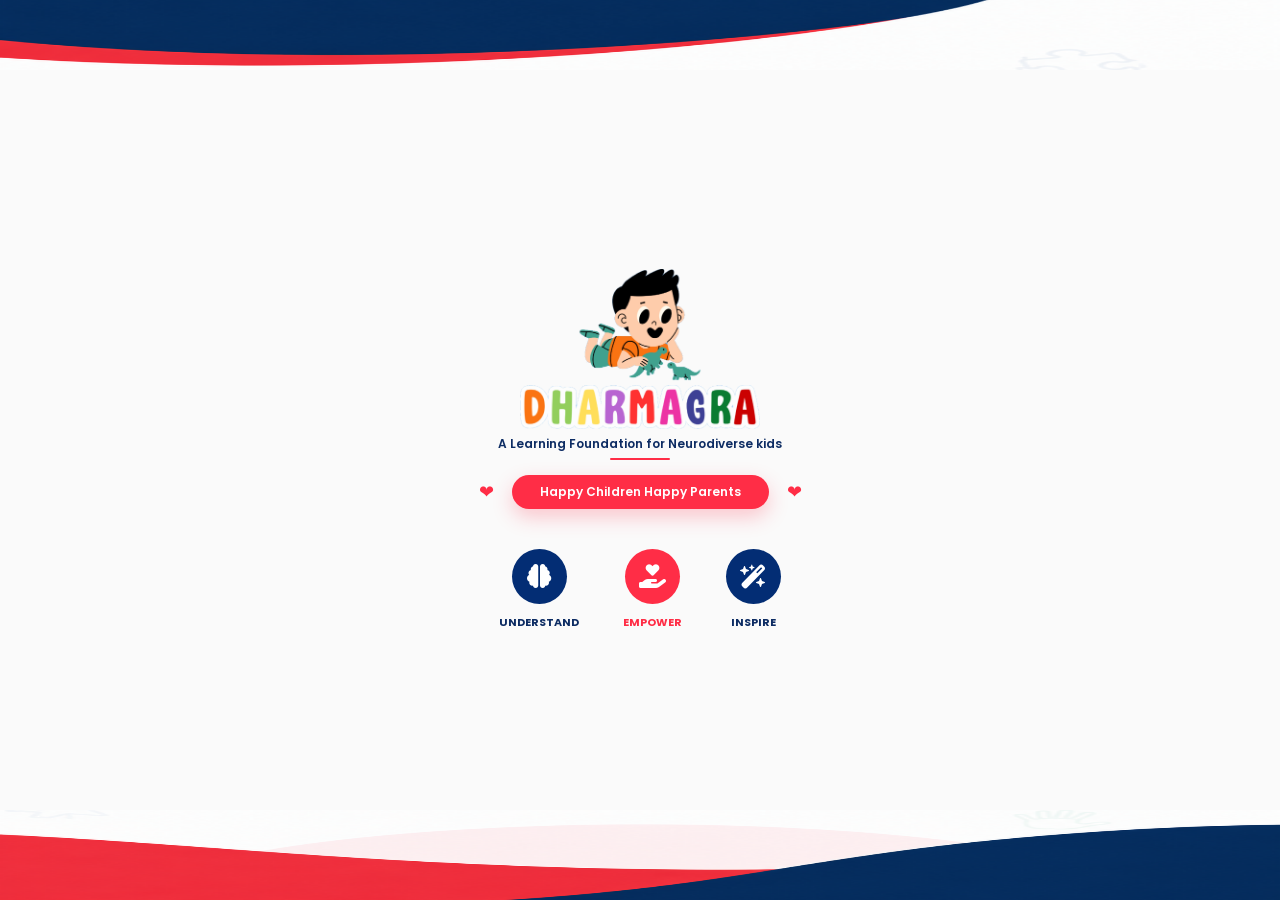
<file: index.html>
<!DOCTYPE html>
<html lang="en">
<head>
<meta charset="UTF-8">
<meta name="viewport" content="width=device-width, initial-scale=1.0">
<title>Dharmagra Splash</title>
<link rel="stylesheet" href="css/style.css">
<link rel="preconnect" href="https://fonts.googleapis.com">
<link href="https://fonts.googleapis.com/css2?family=Poppins:wght@400;600;700;800&display=swap" rel="stylesheet">
<link rel="stylesheet"
href="https://cdnjs.cloudflare.com/ajax/libs/font-awesome/6.5.1/css/all.min.css">
<meta http-equiv="refresh" content="5;url=starttest.html">
</head>
<body>

<div class="splash-screen">

    <!-- Top Shape -->
    <img src="image/top.png" class="top-shape" alt="">

    <!-- Background Pattern -->
    <div class="bg-pattern"></div>

    <!-- Center Logo -->
    <div class="logo-section" style="margin-top: 0;">
        <img src="image/logo.png" alt="Dharmagra Logo">
    </div>

    <!-- Tagline -->
    <p class="tagline">
        A Learning Foundation for Neurodiverse kids
    </p>

    <div class="small-line"></div>

    <!-- Happy Button -->
    <div class="happy-wrapper">

    <span class="heart">❤</span>

    <div class="happy-box">
        Happy Children Happy Parents
    </div>

    <span class="heart">❤</span>

</div>

    <!-- Features -->
    <div class="features">

        <div class="feature">
            <div class="icon"><i class="fas fa-brain"></i></div>
            <h4>UNDERSTAND</h4>
        </div>

        <div class="divider"></div>

        <div class="feature">
            <div class="icon red"><i class="fas fa-hand-holding-heart"></i></div>
            <h4 class="text-red">EMPOWER</h4>
        </div>

        <div class="divider"></div>

        <div class="feature">
            <div class="icon"><i class="fas fa-wand-magic-sparkles"></i></div>
            <h4>INSPIRE</h4>
        </div>

    </div>

    <!-- Bottom Text -->
    <!-- <h2 class="hope-text">
        INSPIRING HOPE,<br>
        THROUGH KINDNESS
    </h2>

    <div class="small-line"></div> -->

    <!-- Bottom Shape -->
    <img src="image/bottom.png" class="bottom-shape" alt="">

</div>
    




</body>
</html>
</file>
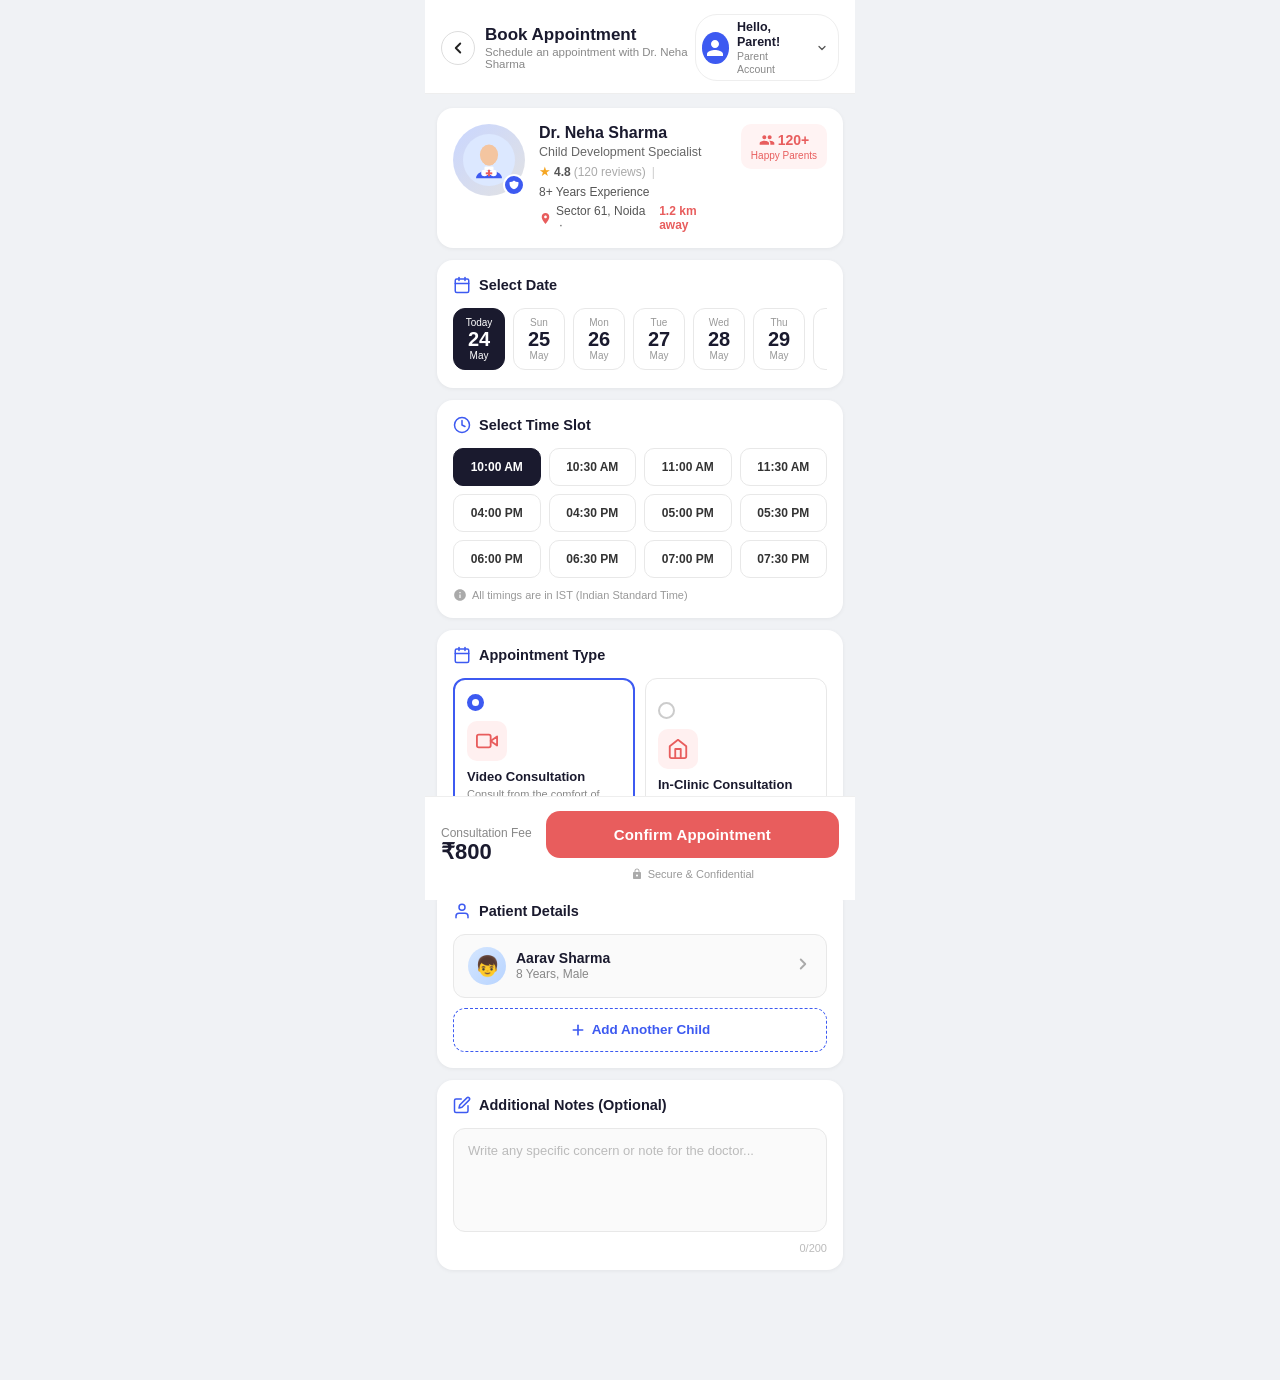
<file: calender.html>
<!DOCTYPE html>
<html lang="en">
<head>
<meta charset="UTF-8">
<meta name="viewport" content="width=device-width, initial-scale=1.0, maximum-scale=1.0">
<title>Book Appointment</title>
<style>
  * { margin: 0; padding: 0; box-sizing: border-box; -webkit-tap-highlight-color: transparent; }

  body {
    font-family: -apple-system, BlinkMacSystemFont, 'Segoe UI', Roboto, sans-serif;
    background: #f0f2f5;
    min-height: 100vh;
    display: flex;
    justify-content: center;
  }

  .screen {
    width: 100%;
    max-width: 430px;
    background: #f0f2f5;
    min-height: 100vh;
    position: relative;
  }

  /* ── TOP BAR ── */
  .topbar {
    background: #fff;
    padding: 14px 16px 12px;
    display: flex;
    align-items: center;
    justify-content: space-between;
    border-bottom: 1px solid #eee;
    position: sticky;
    top: 0;
    z-index: 100;
  }

  .topbar-left {
    display: flex;
    align-items: center;
    gap: 10px;
  }

  .back-btn {
    width: 34px;
    height: 34px;
    border-radius: 50%;
    border: 1.5px solid #ddd;
    background: #fff;
    display: flex;
    align-items: center;
    justify-content: center;
    cursor: pointer;
    flex-shrink: 0;
  }
  .back-btn svg { width: 18px; height: 18px; color: #222; }

  .topbar-title h1 {
    font-size: 17px;
    font-weight: 700;
    color: #1a1a2e;
    line-height: 1.2;
  }
  .topbar-title p {
    font-size: 11.5px;
    color: #888;
    margin-top: 1px;
  }

  .topbar-right {
    display: flex;
    align-items: center;
    gap: 8px;
    background: #fff;
    border: 1.5px solid #eee;
    border-radius: 22px;
    padding: 5px 10px 5px 6px;
    cursor: pointer;
  }
  .avatar-circle {
    width: 32px; height: 32px;
    border-radius: 50%;
    background: #3d5af1;
    display: flex; align-items: center; justify-content: center;
  }
  .avatar-circle svg { width: 20px; height: 20px; color: #fff; }
  .topbar-right-text { line-height: 1.2; }
  .topbar-right-text .hello { font-size: 12.5px; font-weight: 700; color: #1a1a2e; }
  .topbar-right-text .role { font-size: 10.5px; color: #888; }
  .chevron-down { color: #555; margin-left: 2px; }

  /* ── SCROLLABLE CONTENT ── */
  .content {
    padding: 14px 12px 110px;
    display: flex;
    flex-direction: column;
    gap: 12px;
  }

  /* ── DOCTOR CARD ── */
  .doctor-card {
    background: #fff;
    border-radius: 16px;
    padding: 16px;
    display: flex;
    align-items: flex-start;
    gap: 14px;
    box-shadow: 0 1px 4px rgba(0,0,0,.06);
  }
  .doctor-img-wrap {
    position: relative;
    flex-shrink: 0;
  }
  .doctor-img {
    width: 72px; height: 72px;
    border-radius: 50%;
    object-fit: cover;
    background: linear-gradient(135deg, #c9d6ff, #e2e2e2);
    display: flex; align-items: center; justify-content: center;
    overflow: hidden;
  }
  .doctor-img svg { width: 52px; height: 52px; color: #7a9fff; }
  .verified-badge {
    position: absolute;
    bottom: 0; right: 0;
    width: 22px; height: 22px;
    background: #3d5af1;
    border-radius: 50%;
    display: flex; align-items: center; justify-content: center;
    border: 2px solid #fff;
  }
  .verified-badge svg { width: 12px; height: 12px; color: #fff; }

  .doctor-info { flex: 1; }
  .doctor-info h2 { font-size: 16px; font-weight: 700; color: #1a1a2e; }
  .doctor-info .specialty { font-size: 12.5px; color: #666; margin-top: 3px; }
  .doctor-meta {
    display: flex; align-items: center; gap: 6px;
    margin-top: 5px;
    flex-wrap: wrap;
  }
  .stars { display: flex; align-items: center; gap: 3px; font-size: 12px; color: #555; }
  .star-icon { color: #f5a623; font-size: 13px; }
  .meta-dot { color: #ccc; font-size: 12px; }
  .experience { font-size: 12px; color: #555; }
  .location {
    display: flex; align-items: center; gap: 4px;
    margin-top: 5px; font-size: 12px; color: #555;
  }
  .location svg { width: 13px; height: 13px; color: #e85d5d; flex-shrink: 0; }
  .location .dist { color: #e85d5d; font-weight: 600; }

  .happy-badge {
    display: flex; flex-direction: column; align-items: center;
    background: #fff3f3;
    border-radius: 10px;
    padding: 8px 10px;
    gap: 2px;
    flex-shrink: 0;
    align-self: flex-start;
  }
  .happy-badge .icon-row { display: flex; align-items: center; gap: 3px; }
  .happy-badge svg { width: 16px; height: 16px; color: #e85d5d; }
  .happy-badge .count { font-size: 14px; font-weight: 800; color: #e85d5d; }
  .happy-badge .label { font-size: 10px; color: #e85d5d; font-weight: 500; text-align: center; }

  /* ── SECTION CARD ── */
  .section-card {
    background: #fff;
    border-radius: 16px;
    padding: 16px;
    box-shadow: 0 1px 4px rgba(0,0,0,.06);
  }
  .section-title {
    display: flex; align-items: center; gap: 8px;
    font-size: 14.5px; font-weight: 700; color: #1a1a2e;
    margin-bottom: 14px;
  }
  .section-title svg { width: 18px; height: 18px; color: #3d5af1; }

  /* ── DATE SELECTOR ── */
  .date-row {
    display: flex; gap: 8px; overflow-x: auto;
    padding-bottom: 2px;
    scrollbar-width: none;
  }
  .date-row::-webkit-scrollbar { display: none; }

  .date-btn {
    display: flex; flex-direction: column; align-items: center;
    border: 1.5px solid #e8e8e8;
    border-radius: 12px;
    padding: 8px 10px;
    min-width: 52px;
    cursor: pointer;
    background: #fff;
    transition: all .15s;
    flex-shrink: 0;
  }
  .date-btn .day-label { font-size: 10px; color: #999; font-weight: 500; }
  .date-btn .day-num { font-size: 20px; font-weight: 800; color: #1a1a2e; line-height: 1.1; }
  .date-btn .month { font-size: 10px; color: #999; font-weight: 500; }
  .date-btn.active {
    background: #1a1a2e;
    border-color: #1a1a2e;
  }
  .date-btn.active .day-label,
  .date-btn.active .day-num,
  .date-btn.active .month { color: #fff; }
  .date-btn:not(.active):hover { border-color: #3d5af1; }

  /* ── TIME SLOTS ── */
  .time-grid {
    display: grid;
    grid-template-columns: repeat(4, 1fr);
    gap: 8px;
  }
  .time-btn {
    border: 1.5px solid #e8e8e8;
    border-radius: 10px;
    padding: 11px 4px;
    font-size: 12px;
    font-weight: 600;
    color: #333;
    background: #fff;
    cursor: pointer;
    text-align: center;
    transition: all .15s;
  }
  .time-btn.active {
    background: #1a1a2e;
    border-color: #1a1a2e;
    color: #fff;
  }
  .time-btn:not(.active):hover { border-color: #3d5af1; color: #3d5af1; }

  .time-note {
    display: flex; align-items: center; gap: 5px;
    margin-top: 10px;
    font-size: 11px; color: #999;
  }
  .time-note svg { width: 14px; height: 14px; color: #aaa; flex-shrink: 0; }

  /* ── APPOINTMENT TYPE ── */
  .appt-type-row {
    display: grid;
    grid-template-columns: 1fr 1fr;
    gap: 10px;
  }
  .appt-type-btn {
    border: 1.5px solid #e8e8e8;
    border-radius: 12px;
    padding: 14px 12px;
    cursor: pointer;
    background: #fff;
    text-align: left;
    transition: border-color .15s;
    position: relative;
  }
  .appt-type-btn.active { border-color: #3d5af1; border-width: 2px; }
  .radio-dot {
    width: 17px; height: 17px;
    border-radius: 50%;
    border: 2px solid #ccc;
    margin-bottom: 10px;
    display: flex; align-items: center; justify-content: center;
  }
  .appt-type-btn.active .radio-dot {
    border-color: #3d5af1;
    background: #3d5af1;
  }
  .appt-type-btn.active .radio-dot::after {
    content: '';
    width: 7px; height: 7px;
    border-radius: 50%;
    background: #fff;
  }
  .appt-icon-wrap {
    width: 40px; height: 40px;
    border-radius: 10px;
    background: #fff0f0;
    display: flex; align-items: center; justify-content: center;
    margin-bottom: 8px;
  }
  .appt-icon-wrap svg { width: 22px; height: 22px; color: #e85d5d; }
  .appt-type-btn .type-name { font-size: 13px; font-weight: 700; color: #1a1a2e; }
  .appt-type-btn .type-desc { font-size: 11px; color: #888; margin-top: 3px; line-height: 1.4; }
  .appt-type-btn .type-price { font-size: 14px; font-weight: 800; color: #e85d5d; margin-top: 8px; }

  /* ── PATIENT DETAILS ── */
  .patient-row {
    display: flex; align-items: center; justify-content: space-between;
    border: 1.5px solid #e8e8e8;
    border-radius: 12px;
    padding: 12px 14px;
    cursor: pointer;
    background: #fafafa;
  }
  .patient-info { display: flex; align-items: center; gap: 10px; }
  .patient-avatar {
    width: 38px; height: 38px;
    border-radius: 50%;
    background: linear-gradient(135deg, #d4e6ff, #b8d4ff);
    display: flex; align-items: center; justify-content: center;
    font-size: 20px;
  }
  .patient-name { font-size: 14px; font-weight: 700; color: #1a1a2e; }
  .patient-age { font-size: 12px; color: #888; margin-top: 1px; }
  .chevron-right { color: #aaa; }
  .chevron-right svg { width: 18px; height: 18px; }

  .add-child-btn {
    display: flex; align-items: center; justify-content: center;
    gap: 6px;
    border: 1.5px dashed #3d5af1;
    border-radius: 12px;
    padding: 13px;
    background: transparent;
    color: #3d5af1;
    font-size: 13.5px;
    font-weight: 600;
    cursor: pointer;
    margin-top: 10px;
    width: 100%;
    transition: background .15s;
  }
  .add-child-btn:hover { background: #f0f3ff; }
  .add-child-btn svg { width: 16px; height: 16px; }

  /* ── NOTES ── */
  .notes-textarea {
    width: 100%;
    border: 1.5px solid #e8e8e8;
    border-radius: 12px;
    padding: 12px 14px;
    font-size: 13px;
    color: #333;
    resize: none;
    font-family: inherit;
    outline: none;
    background: #fafafa;
    line-height: 1.5;
    transition: border-color .15s;
  }
  .notes-textarea:focus { border-color: #3d5af1; background: #fff; }
  .notes-textarea::placeholder { color: #bbb; }
  .char-count { text-align: right; font-size: 11px; color: #bbb; margin-top: 6px; }

  /* ── STICKY FOOTER ── */
  .sticky-footer {
    position: fixed;
    bottom: 0; left: 50%;
    transform: translateX(-50%);
    width: 100%; max-width: 430px;
    background: #fff;
    padding: 14px 16px 20px;
    border-top: 1px solid #eee;
    display: flex; align-items: center; justify-content: space-between;
    gap: 14px;
    z-index: 100;
  }
  .fee-section .fee-label { font-size: 12px; color: #888; }
  .fee-section .fee-amount { font-size: 22px; font-weight: 800; color: #1a1a2e; line-height: 1.1; }

  .confirm-btn {
    flex: 1;
    background: #e85d5d;
    color: #fff;
    border: none;
    border-radius: 14px;
    padding: 15px 20px;
    font-size: 15px;
    font-weight: 700;
    cursor: pointer;
    transition: background .15s, transform .1s;
    letter-spacing: 0.2px;
  }
  .confirm-btn:hover { background: #d94f4f; }
  .confirm-btn:active { transform: scale(0.98); }

  .secure-line {
    display: flex; align-items: center; justify-content: center;
    gap: 5px;
    font-size: 11px; color: #999;
    margin-top: 6px;
  }
  .secure-line svg { width: 12px; height: 12px; color: #aaa; }
</style>
</head>
<body>
<div class="screen">

  <!-- TOP BAR -->
  <div class="topbar">
    <div class="topbar-left">
      <button class="back-btn" aria-label="Go back">
        <svg viewBox="0 0 24 24" fill="none" stroke="currentColor" stroke-width="2.5" stroke-linecap="round" stroke-linejoin="round">
          <polyline points="15 18 9 12 15 6"/>
        </svg>
      </button>
      <div class="topbar-title">
        <h1>Book Appointment</h1>
        <p>Schedule an appointment with Dr. Neha Sharma</p>
      </div>
    </div>
    <div class="topbar-right">
      <div class="avatar-circle">
        <svg viewBox="0 0 24 24" fill="currentColor"><path d="M12 12c2.7 0 4.8-2.1 4.8-4.8S14.7 2.4 12 2.4 7.2 4.5 7.2 7.2 9.3 12 12 12zm0 2.4c-3.2 0-9.6 1.6-9.6 4.8v2.4h19.2v-2.4c0-3.2-6.4-4.8-9.6-4.8z"/></svg>
      </div>
      <div class="topbar-right-text">
        <div class="hello">Hello, Parent!</div>
        <div class="role">Parent Account</div>
      </div>
      <svg class="chevron-down" viewBox="0 0 24 24" fill="none" stroke="currentColor" stroke-width="2.5" stroke-linecap="round" stroke-linejoin="round" width="14" height="14">
        <polyline points="6 9 12 15 18 9"/>
      </svg>
    </div>
  </div>

  <!-- MAIN CONTENT -->
  <div class="content">

    <!-- DOCTOR CARD -->
    <div class="doctor-card">
      <div class="doctor-img-wrap">
        <div class="doctor-img">
          <!-- Doctor illustration -->
          <svg viewBox="0 0 80 80" fill="none" xmlns="http://www.w3.org/2000/svg">
            <circle cx="40" cy="40" r="40" fill="#dce8ff"/>
            <ellipse cx="40" cy="32" rx="14" ry="16" fill="#f4c5a0"/>
            <path d="M20 68 C20 52 60 52 60 68" fill="#3d5af1"/>
            <path d="M32 44 C32 50 48 50 48 44" fill="#f4c5a0"/>
            <rect x="33" y="50" width="14" height="6" rx="2" fill="#fff"/>
            <circle cx="33" cy="60" r="5" fill="#fff"/>
            <circle cx="47" cy="60" r="5" fill="#fff"/>
            <rect x="37" y="57" width="6" height="6" fill="#fff"/>
            <rect x="38.5" y="55" width="3" height="10" fill="#e85d5d"/>
            <rect x="35" y="59" width="10" height="3" fill="#e85d5d"/>
          </svg>
        </div>
        <div class="verified-badge">
          <svg viewBox="0 0 24 24" fill="currentColor"><path d="M9 12l2 2 4-4m5.618-4.016A11.955 11.955 0 0112 2.944a11.955 11.955 0 01-8.618 3.04A12.02 12.02 0 003 9c0 5.591 3.824 10.29 9 11.622 5.176-1.332 9-6.03 9-11.622 0-1.042-.133-2.052-.382-3.016z"/></svg>
        </div>
      </div>

      <div class="doctor-info">
        <h2>Dr. Neha Sharma</h2>
        <div class="specialty">Child Development Specialist</div>
        <div class="doctor-meta">
          <span class="stars">
            <span class="star-icon">★</span>
            <strong>4.8</strong> <span style="color:#aaa">(120 reviews)</span>
          </span>
          <span class="meta-dot">|</span>
          <span class="experience">8+ Years Experience</span>
        </div>
        <div class="location">
          <svg viewBox="0 0 24 24" fill="currentColor"><path d="M12 2C8.13 2 5 5.13 5 9c0 5.25 7 13 7 13s7-7.75 7-13c0-3.87-3.13-7-7-7zm0 9.5c-1.38 0-2.5-1.12-2.5-2.5s1.12-2.5 2.5-2.5 2.5 1.12 2.5 2.5-1.12 2.5-2.5 2.5z"/></svg>
          Sector 61, Noida &nbsp;·&nbsp; <span class="dist">1.2 km away</span>
        </div>
      </div>

      <div class="happy-badge">
        <div class="icon-row">
          <svg viewBox="0 0 24 24" fill="currentColor"><path d="M16 11c1.66 0 2.99-1.34 2.99-3S17.66 5 16 5c-1.66 0-3 1.34-3 3s1.34 3 3 3zm-8 0c1.66 0 2.99-1.34 2.99-3S9.66 5 8 5C6.34 5 5 6.34 5 8s1.34 3 3 3zm0 2c-2.33 0-7 1.17-7 3.5V19h14v-2.5c0-2.33-4.67-3.5-7-3.5zm8 0c-.29 0-.62.02-.97.05 1.16.84 1.97 1.97 1.97 3.45V19h6v-2.5c0-2.33-4.67-3.5-7-3.5z"/></svg>
          <span class="count">120+</span>
        </div>
        <div class="label">Happy Parents</div>
      </div>
    </div>

    <!-- DATE SELECTOR -->
    <div class="section-card">
      <div class="section-title">
        <svg viewBox="0 0 24 24" fill="none" stroke="currentColor" stroke-width="2" stroke-linecap="round" stroke-linejoin="round">
          <rect x="3" y="4" width="18" height="18" rx="2" ry="2"/><line x1="16" y1="2" x2="16" y2="6"/><line x1="8" y1="2" x2="8" y2="6"/><line x1="3" y1="10" x2="21" y2="10"/>
        </svg>
        Select Date
      </div>
      <div class="date-row" id="dateRow">
        <!-- Generated by JS -->
      </div>
    </div>

    <!-- TIME SLOTS -->
    <div class="section-card">
      <div class="section-title">
        <svg viewBox="0 0 24 24" fill="none" stroke="currentColor" stroke-width="2" stroke-linecap="round" stroke-linejoin="round">
          <circle cx="12" cy="12" r="10"/><polyline points="12 6 12 12 16 14"/>
        </svg>
        Select Time Slot
      </div>
      <div class="time-grid" id="timeGrid">
        <!-- Generated by JS -->
      </div>
      <div class="time-note">
        <svg viewBox="0 0 24 24" fill="currentColor"><path d="M12 2C6.48 2 2 6.48 2 12s4.48 10 10 10 10-4.48 10-10S17.52 2 12 2zm1 15h-2v-6h2v6zm0-8h-2V7h2v2z"/></svg>
        All timings are in IST (Indian Standard Time)
      </div>
    </div>

    <!-- APPOINTMENT TYPE -->
    <div class="section-card">
      <div class="section-title">
        <svg viewBox="0 0 24 24" fill="none" stroke="currentColor" stroke-width="2" stroke-linecap="round" stroke-linejoin="round">
          <rect x="3" y="4" width="18" height="18" rx="2" ry="2"/><line x1="16" y1="2" x2="16" y2="6"/><line x1="8" y1="2" x2="8" y2="6"/><line x1="3" y1="10" x2="21" y2="10"/>
        </svg>
        Appointment Type
      </div>
      <div class="appt-type-row">
        <button class="appt-type-btn active" onclick="selectType(this, 800)" data-price="800">
          <div class="radio-dot"></div>
          <div class="appt-icon-wrap">
            <svg viewBox="0 0 24 24" fill="none" stroke="currentColor" stroke-width="2" stroke-linecap="round" stroke-linejoin="round">
              <polygon points="23 7 16 12 23 17 23 7"/><rect x="1" y="5" width="15" height="14" rx="2" ry="2"/>
            </svg>
          </div>
          <div class="type-name">Video Consultation</div>
          <div class="type-desc">Consult from the comfort of your home</div>
          <div class="type-price">₹800</div>
        </button>
        <button class="appt-type-btn" onclick="selectType(this, 1200)" data-price="1200">
          <div class="radio-dot"></div>
          <div class="appt-icon-wrap">
            <svg viewBox="0 0 24 24" fill="none" stroke="currentColor" stroke-width="2" stroke-linecap="round" stroke-linejoin="round">
              <path d="M3 9l9-7 9 7v11a2 2 0 0 1-2 2H5a2 2 0 0 1-2-2z"/><polyline points="9 22 9 12 15 12 15 22"/>
            </svg>
          </div>
          <div class="type-name">In-Clinic Consultation</div>
          <div class="type-desc">Visit doctor at clinic location</div>
          <div class="type-price">₹1,200</div>
        </button>
      </div>
    </div>

    <!-- PATIENT DETAILS -->
    <div class="section-card">
      <div class="section-title">
        <svg viewBox="0 0 24 24" fill="none" stroke="currentColor" stroke-width="2" stroke-linecap="round" stroke-linejoin="round">
          <path d="M20 21v-2a4 4 0 0 0-4-4H8a4 4 0 0 0-4 4v2"/><circle cx="12" cy="7" r="4"/>
        </svg>
        Patient Details
      </div>
      <div class="patient-row">
        <div class="patient-info">
          <div class="patient-avatar">👦</div>
          <div>
            <div class="patient-name">Aarav Sharma</div>
            <div class="patient-age">8 Years, Male</div>
          </div>
        </div>
        <div class="chevron-right">
          <svg viewBox="0 0 24 24" fill="none" stroke="currentColor" stroke-width="2.5" stroke-linecap="round" stroke-linejoin="round">
            <polyline points="9 18 15 12 9 6"/>
          </svg>
        </div>
      </div>
      <button class="add-child-btn">
        <svg viewBox="0 0 24 24" fill="none" stroke="currentColor" stroke-width="2.5" stroke-linecap="round" stroke-linejoin="round">
          <line x1="12" y1="5" x2="12" y2="19"/><line x1="5" y1="12" x2="19" y2="12"/>
        </svg>
        Add Another Child
      </button>
    </div>

    <!-- ADDITIONAL NOTES -->
    <div class="section-card">
      <div class="section-title">
        <svg viewBox="0 0 24 24" fill="none" stroke="currentColor" stroke-width="2" stroke-linecap="round" stroke-linejoin="round">
          <path d="M11 4H4a2 2 0 0 0-2 2v14a2 2 0 0 0 2 2h14a2 2 0 0 0 2-2v-7"/><path d="M18.5 2.5a2.121 2.121 0 0 1 3 3L12 15l-4 1 1-4 9.5-9.5z"/>
        </svg>
        Additional Notes (Optional)
      </div>
      <textarea class="notes-textarea" rows="4" maxlength="200" placeholder="Write any specific concern or note for the doctor..." id="notesArea" oninput="updateChar()"></textarea>
      <div class="char-count"><span id="charCount">0</span>/200</div>
    </div>

  </div><!-- /content -->

  <!-- STICKY FOOTER -->
  <div class="sticky-footer">
    <div class="fee-section">
      <div class="fee-label">Consultation Fee</div>
      <div class="fee-amount" id="feeAmount">₹800</div>
    </div>
    <div style="flex:1; display:flex; flex-direction:column; align-items:stretch; gap:4px;">
      <button class="confirm-btn">Confirm Appointment</button>
      <div class="secure-line">
        <svg viewBox="0 0 24 24" fill="currentColor"><path d="M18 8h-1V6c0-2.76-2.24-5-5-5S7 3.24 7 6v2H6c-1.1 0-2 .9-2 2v10c0 1.1.9 2 2 2h12c1.1 0 2-.9 2-2V10c0-1.1-.9-2-2-2zm-6 9c-1.1 0-2-.9-2-2s.9-2 2-2 2 .9 2 2-.9 2-2 2zm3.1-9H8.9V6c0-1.71 1.39-3.1 3.1-3.1 1.71 0 3.1 1.39 3.1 3.1v2z"/></svg>
        Secure &amp; Confidential
      </div>
    </div>
  </div>

</div><!-- /screen -->

<script>
  // ── DATE GENERATION ──
  const days = ['Sun','Mon','Tue','Wed','Thu','Fri','Sat'];
  const months = ['Jan','Feb','Mar','Apr','May','Jun','Jul','Aug','Sep','Oct','Nov','Dec'];
  const dateRow = document.getElementById('dateRow');

  const base = new Date(2025, 4, 24); // May 24, 2025 (Today in image)
  const labels = ['Today', 'Sun', 'Mon', 'Tue', 'Wed', 'Thu', 'Fri'];
  const dateNums = [24, 25, 26, 27, 28, 29, 30];

  labels.forEach((label, i) => {
    const d = document.createElement('button');
    d.className = 'date-btn' + (i === 0 ? ' active' : '');
    d.innerHTML = `<span class="day-label">${label}</span><span class="day-num">${dateNums[i]}</span><span class="month">May</span>`;
    d.onclick = () => {
      document.querySelectorAll('.date-btn').forEach(b => b.classList.remove('active'));
      d.classList.add('active');
    };
    dateRow.appendChild(d);
  });

  // ── TIME SLOTS ──
  const times = ['10:00 AM','10:30 AM','11:00 AM','11:30 AM','04:00 PM','04:30 PM','05:00 PM','05:30 PM','06:00 PM','06:30 PM','07:00 PM','07:30 PM'];
  const timeGrid = document.getElementById('timeGrid');

  times.forEach((t, i) => {
    const btn = document.createElement('button');
    btn.className = 'time-btn' + (i === 0 ? ' active' : '');
    btn.textContent = t;
    btn.onclick = () => {
      document.querySelectorAll('.time-btn').forEach(b => b.classList.remove('active'));
      btn.classList.add('active');
    };
    timeGrid.appendChild(btn);
  });

  // ── APPOINTMENT TYPE ──
  function selectType(el, price) {
    document.querySelectorAll('.appt-type-btn').forEach(b => b.classList.remove('active'));
    el.classList.add('active');
    document.getElementById('feeAmount').textContent = '₹' + price.toLocaleString('en-IN');
  }

  // ── NOTES CHAR COUNT ──
  function updateChar() {
    document.getElementById('charCount').textContent = document.getElementById('notesArea').value.length;
  }
</script>
</body>
</html>
</file>
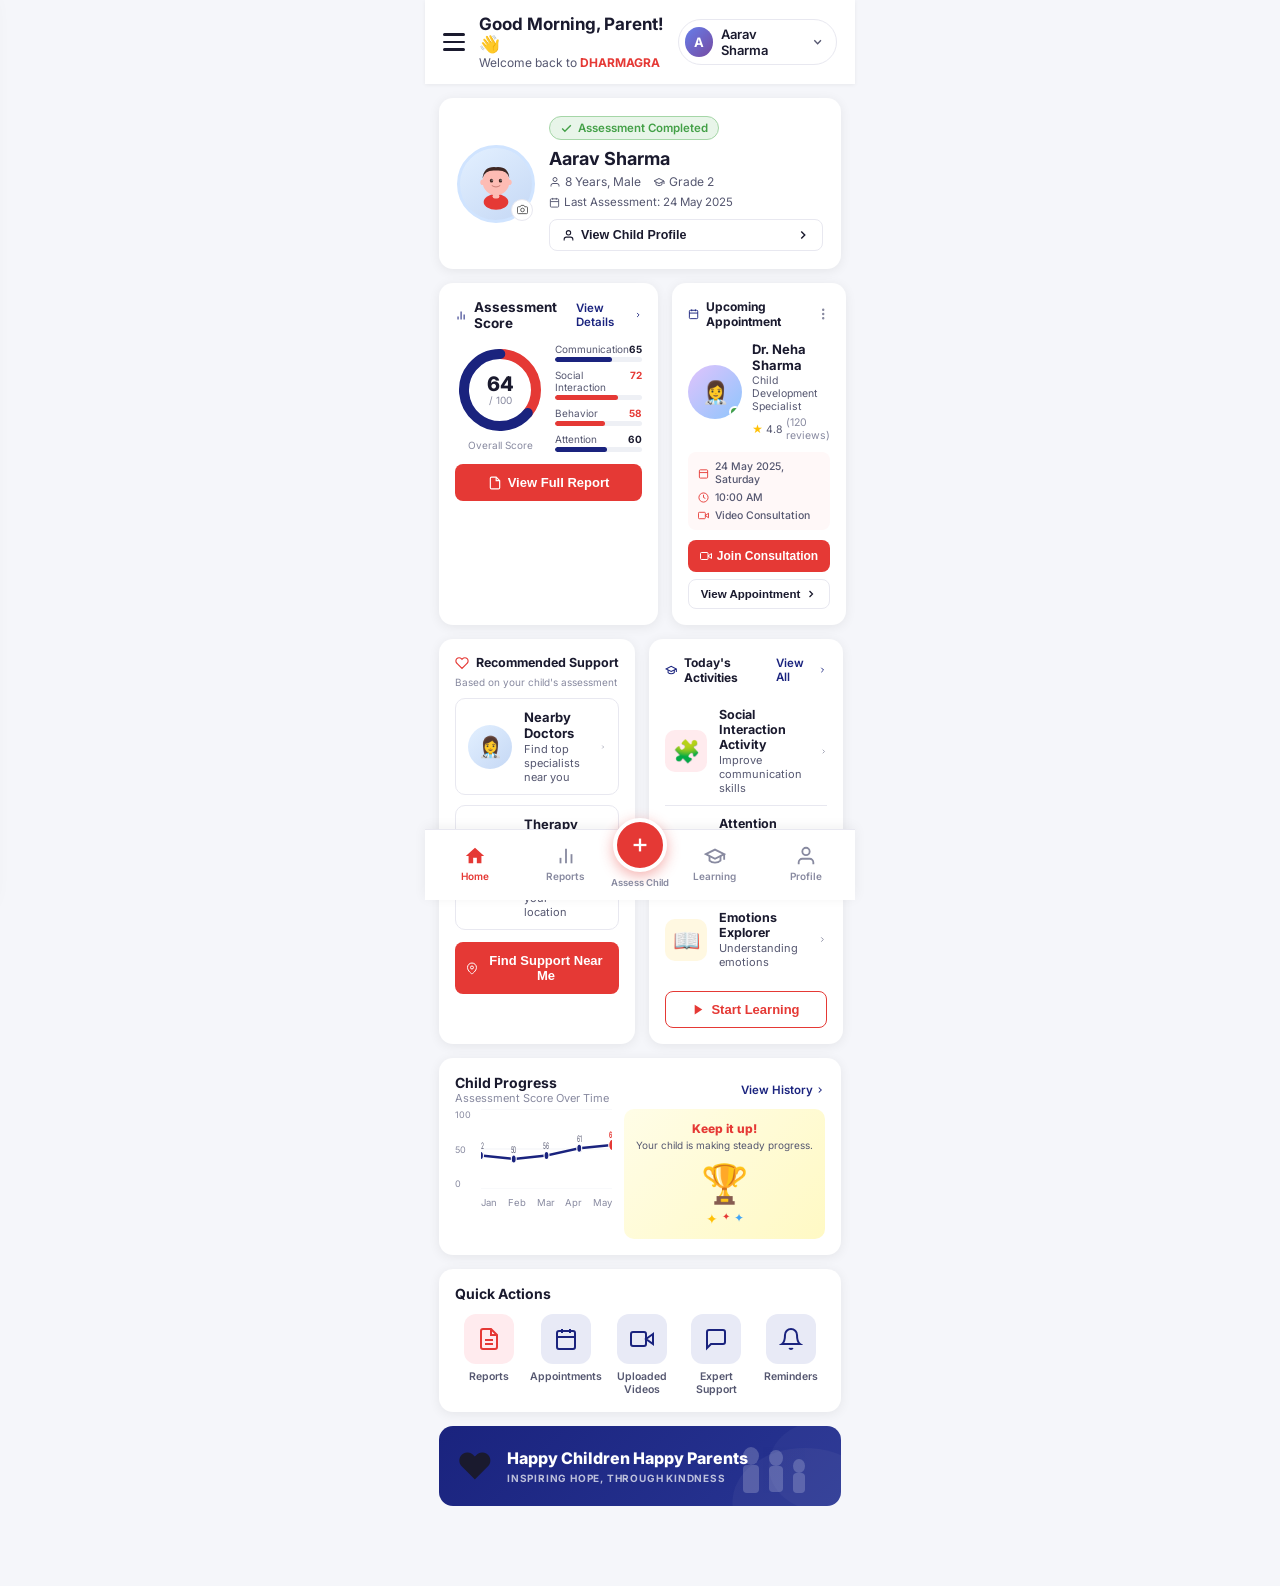
<file: dashboard.html>
<!DOCTYPE html>
<html lang="en">
<head>
<meta charset="UTF-8">
<meta name="viewport" content="width=device-width, initial-scale=1.0">
<title>Dharmagra - Parent Dashboard</title>
<link href="https://fonts.googleapis.com/css2?family=Inter:wght@400;500;600;700;800&display=swap" rel="stylesheet">
<style>
  * { margin: 0; padding: 0; box-sizing: border-box; }

  :root {
    --red: #E53935;
    --red-light: #FFEBEE;
    --navy: #1A237E;
    --navy-mid: #283593;
    --blue-light: #E8EAF6;
    --gold: #FFC107;
    --green: #43A047;
    --text-dark: #1A1A2E;
    --text-mid: #555770;
    --text-light: #888AA0;
    --bg: #F5F6FA;
    --white: #ffffff;
    --border: #E8E8F0;
    --shadow: 0 2px 12px rgba(0,0,0,0.07);
    --radius: 14px;
    --radius-sm: 10px;
  }

  body {
    font-family: 'Inter', sans-serif;
    background: var(--bg);
    color: var(--text-dark);
    max-width: 430px;
    margin: 0 auto;
    min-height: 100vh;
    padding-bottom: 80px;
    position: relative;
  }

  /* ── TOP NAV ── */
  .topnav {
    background: var(--white);
    padding: 14px 18px;
    display: flex;
    align-items: center;
    justify-content: space-between;
    position: sticky;
    top: 0;
    z-index: 100;
    box-shadow: 0 1px 4px rgba(0,0,0,0.06);
  }
  .topnav-left { display: flex; align-items: center; gap: 14px; }
  .hamburger { display: flex; flex-direction: column; gap: 5px; cursor: pointer; }
  .hamburger span { display: block; width: 22px; height: 2.5px; background: var(--text-dark); border-radius: 2px; }
  .topnav-title h2 { font-size: 17px; font-weight: 700; color: var(--text-dark); }
  .topnav-title p { font-size: 12px; color: var(--text-mid); margin-top: 1px; }
  .topnav-title p span { color: var(--red); font-weight: 700; }
  .topnav-user {
    display: flex; align-items: center; gap: 8px;
    border: 1.5px solid var(--border); border-radius: 24px;
    padding: 6px 12px 6px 6px; cursor: pointer;
  }
  .user-avatar {
    width: 30px; height: 30px; border-radius: 50%;
    background: linear-gradient(135deg, #667eea, #764ba2);
    display: flex; align-items: center; justify-content: center;
    color: white; font-size: 13px; font-weight: 700;
  }
  .topnav-user span { font-size: 13px; font-weight: 600; color: var(--text-dark); }
  .topnav-user svg { color: var(--text-mid); }

  /* ── CONTENT ── */
  .content { padding: 14px 14px 0; display: flex; flex-direction: column; gap: 14px; }

  /* ── CHILD CARD ── */
  .child-card {
    background: var(--white);
    border-radius: var(--radius);
    padding: 18px;
    box-shadow: var(--shadow);
    display: flex;
    align-items: center;
    gap: 14px;
  }
  .child-avatar-wrap { position: relative; flex-shrink: 0; }
  .child-avatar {
    width: 78px; height: 78px; border-radius: 50%;
    background: linear-gradient(145deg, #e3f0ff, #c5d8f5);
    display: flex; align-items: center; justify-content: center;
    overflow: hidden; border: 3px solid #d0e4ff;
  }
  .child-avatar svg { width: 56px; height: 56px; }
  .cam-icon {
    position: absolute; bottom: 2px; right: 2px;
    width: 22px; height: 22px; border-radius: 50%;
    background: var(--white); border: 1.5px solid var(--border);
    display: flex; align-items: center; justify-content: center;
    cursor: pointer;
  }
  .child-info { flex: 1; min-width: 0; }
  .child-info h3 { font-size: 18px; font-weight: 700; color: var(--text-dark); margin-bottom: 5px; }
  .child-meta { display: flex; gap: 12px; flex-wrap: wrap; margin-bottom: 6px; }
  .meta-item { display: flex; align-items: center; gap: 4px; font-size: 12px; color: var(--text-mid); }
  .child-date { font-size: 11.5px; color: var(--text-mid); margin-bottom: 10px; display: flex; align-items: center; gap: 4px; }
  .badge-completed {
    display: inline-flex; align-items: center; gap: 5px;
    background: #E8F5E9; border: 1.5px solid #A5D6A7;
    border-radius: 20px; padding: 4px 10px;
    font-size: 11.5px; font-weight: 600; color: var(--green);
    margin-bottom: 8px;
  }
  .btn-view-profile {
    display: flex; align-items: center; justify-content: space-between;
    border: 1.5px solid var(--border); border-radius: 8px;
    padding: 8px 12px; font-size: 12.5px; font-weight: 600;
    color: var(--text-dark); cursor: pointer; background: var(--white);
    width: 100%; text-decoration: none;
  }

  /* ── GRID 2 ── */
  .grid2 { display: grid; grid-template-columns: 1fr 1fr; gap: 14px; }

  /* ── CARDS ── */
  .card {
    background: var(--white);
    border-radius: var(--radius);
    padding: 16px;
    box-shadow: var(--shadow);
  }
  .card-header {
    display: flex; align-items: center; justify-content: space-between;
    margin-bottom: 12px;
  }
  .card-title {
    display: flex; align-items: center; gap: 7px;
    font-size: 13.5px; font-weight: 700; color: var(--text-dark);
  }
  .card-link { font-size: 11.5px; color: var(--navy); font-weight: 600; text-decoration: none; display: flex; align-items: center; gap: 2px; }

  /* ── SCORE CARD ── */
  .score-card { grid-column: 1; }
  .score-inner { display: flex; align-items: center; gap: 10px; }
  .donut-wrap { position: relative; width: 90px; height: 90px; flex-shrink: 0; }
  .donut-wrap svg { width: 90px; height: 90px; transform: rotate(-90deg); }
  .donut-center {
    position: absolute; top: 50%; left: 50%;
    transform: translate(-50%, -50%);
    text-align: center;
  }
  .donut-center .score-num { font-size: 20px; font-weight: 800; color: var(--text-dark); line-height: 1; }
  .donut-center .score-den { font-size: 10px; color: var(--text-light); }
  .score-label { font-size: 10px; color: var(--text-light); text-align: center; margin-top: 4px; }
  .score-bars { flex: 1; display: flex; flex-direction: column; gap: 7px; }
  .score-bar-item { display: flex; flex-direction: column; gap: 2px; }
  .score-bar-label { display: flex; justify-content: space-between; font-size: 10px; color: var(--text-mid); }
  .score-bar-label span:last-child { font-weight: 700; color: var(--text-dark); }
  .bar-track { height: 5px; border-radius: 3px; background: #EEF0F5; overflow: hidden; }
  .bar-fill { height: 100%; border-radius: 3px; background: var(--navy); }
  .bar-fill.red { background: var(--red); }
  .btn-red {
    width: 100%; margin-top: 12px;
    background: var(--red); color: white;
    border: none; border-radius: 8px; padding: 11px;
    font-size: 13px; font-weight: 700; cursor: pointer;
    display: flex; align-items: center; justify-content: center; gap: 6px;
  }

  /* ── APPOINTMENT CARD ── */
  .appt-card { grid-column: 2; }
  .doc-info { display: flex; gap: 10px; align-items: center; margin-bottom: 10px; }
  .doc-avatar {
    width: 54px; height: 54px; border-radius: 50%; overflow: hidden;
    background: linear-gradient(135deg, #e0c3fc, #8ec5fc);
    display: flex; align-items: center; justify-content: center;
    font-size: 22px; flex-shrink: 0; position: relative;
  }
  .doc-online {
    position: absolute; bottom: 1px; right: 1px;
    width: 12px; height: 12px; border-radius: 50%;
    background: var(--green); border: 2px solid white;
  }
  .doc-name { font-size: 13px; font-weight: 700; color: var(--text-dark); }
  .doc-spec { font-size: 10.5px; color: var(--text-mid); margin-top: 1px; }
  .doc-rating { display: flex; align-items: center; gap: 3px; font-size: 10.5px; color: var(--text-mid); margin-top: 3px; }
  .doc-rating span { color: var(--gold); }
  .appt-detail-box {
    background: #FFF8F8; border-radius: 8px; padding: 8px 10px;
    display: flex; flex-direction: column; gap: 5px; margin-bottom: 10px;
  }
  .appt-row { display: flex; align-items: center; gap: 6px; font-size: 10.5px; color: var(--text-mid); font-weight: 500; }
  .appt-row svg { flex-shrink: 0; }
  .btn-join {
    width: 100%; background: var(--red); color: white;
    border: none; border-radius: 8px; padding: 9px;
    font-size: 12px; font-weight: 700; cursor: pointer;
    display: flex; align-items: center; justify-content: center; gap: 5px;
    margin-bottom: 7px;
  }
  .btn-outline {
    width: 100%; background: transparent; color: var(--text-dark);
    border: 1.5px solid var(--border); border-radius: 8px; padding: 8px;
    font-size: 11.5px; font-weight: 600; cursor: pointer;
    display: flex; align-items: center; justify-content: center; gap: 5px;
  }

  /* ── FULL-WIDTH CARDS ── */
  .full-card { background: var(--white); border-radius: var(--radius); box-shadow: var(--shadow); overflow: hidden; }
  .full-card-body { padding: 16px; }

  /* ── SUPPORT CARD ── */
  .support-grid { display: flex; flex-direction: column; gap: 10px; margin-bottom: 12px; }
  .support-item {
    display: flex; align-items: center; gap: 12px;
    border: 1.5px solid var(--border); border-radius: 10px; padding: 10px 12px;
    cursor: pointer;
  }
  .support-icon {
    width: 44px; height: 44px; border-radius: 50%; overflow: hidden;
    background: linear-gradient(135deg, #e3f0ff, #c5d8f5);
    display: flex; align-items: center; justify-content: center;
    font-size: 20px; flex-shrink: 0;
  }
  .support-text h4 { font-size: 13px; font-weight: 700; color: var(--text-dark); }
  .support-text p { font-size: 11px; color: var(--text-mid); margin-top: 1px; }
  .chevron { margin-left: auto; color: var(--text-light); }

  /* ── ACTIVITIES ── */
  .activities-list { display: flex; flex-direction: column; gap: 0; }
  .activity-item {
    display: flex; align-items: center; gap: 12px;
    padding: 10px 0; border-bottom: 1px solid var(--border);
    cursor: pointer;
  }
  .activity-item:last-child { border-bottom: none; }
  .activity-icon {
    width: 42px; height: 42px; border-radius: 10px;
    display: flex; align-items: center; justify-content: center;
    font-size: 22px; flex-shrink: 0;
  }
  .act-red { background: #FFEBEE; }
  .act-blue { background: #E3F2FD; }
  .act-orange { background: #FFF8E1; }
  .activity-text h4 { font-size: 12.5px; font-weight: 700; color: var(--text-dark); }
  .activity-text p { font-size: 11px; color: var(--text-mid); margin-top: 1px; }
  .btn-start {
    width: 100%; margin-top: 12px;
    background: transparent; color: var(--red);
    border: 1.5px solid var(--red); border-radius: 8px; padding: 10px;
    font-size: 13px; font-weight: 700; cursor: pointer;
    display: flex; align-items: center; justify-content: center; gap: 6px;
  }

  /* ── PROGRESS CARD ── */
  .progress-outer { display: grid; grid-template-columns: 1fr auto; gap: 12px; align-items: start; }
  .progress-chart { }
  .chart-area { position: relative; height: 90px; margin: 10px 0 4px; }
  .chart-labels-y { display: flex; flex-direction: column; justify-content: space-between; height: 90px; position: absolute; left: 0; top: 0; }
  .chart-labels-y span { font-size: 9px; color: var(--text-light); }
  .chart-svg-wrap { margin-left: 22px; }
  .chart-months { display: flex; justify-content: space-between; margin-left: 22px; }
  .chart-months span { font-size: 9.5px; color: var(--text-light); }
  .progress-trophy {
    background: linear-gradient(135deg, #FFFDE7, #FFF9C4);
    border-radius: 10px; padding: 12px; text-align: center;
    min-width: 100px;
  }
  .trophy-title { font-size: 12px; font-weight: 800; color: var(--red); margin-bottom: 2px; }
  .trophy-sub { font-size: 10px; color: var(--text-mid); line-height: 1.4; }
  .trophy-emoji { font-size: 40px; margin-top: 8px; }

  /* ── QUICK ACTIONS ── */
  .quick-actions { background: var(--white); border-radius: var(--radius); padding: 16px; box-shadow: var(--shadow); }
  .qa-title { font-size: 14px; font-weight: 700; color: var(--text-dark); margin-bottom: 12px; }
  .qa-grid { display: flex; justify-content: space-between; gap: 6px; }
  .qa-item { display: flex; flex-direction: column; align-items: center; gap: 6px; flex: 1; cursor: pointer; }
  .qa-icon {
    width: 50px; height: 50px; border-radius: 12px;
    display: flex; align-items: center; justify-content: center;
    background: var(--blue-light);
  }
  .qa-icon.red-bg { background: #FFEBEE; }
  .qa-item span { font-size: 10.5px; font-weight: 600; color: var(--text-mid); text-align: center; }

  /* ── FOOTER BANNER ── */
  .footer-banner {
    background: linear-gradient(135deg, var(--navy), var(--navy-mid));
    border-radius: var(--radius);
    padding: 18px;
    display: flex; align-items: center; gap: 14px;
    position: relative; overflow: hidden;
  }
  .footer-banner::after {
    content: '';
    position: absolute; right: 0; top: 0; bottom: 0; width: 45%;
    background: url("data:image/svg+xml,%3Csvg xmlns='http://www.w3.org/2000/svg' viewBox='0 0 200 120'%3E%3Cellipse cx='160' cy='100' rx='80' ry='60' fill='rgba(255,255,255,0.04)'/%3E%3Cellipse cx='180' cy='60' rx='60' ry='50' fill='rgba(255,255,255,0.03)'/%3E%3C/svg%3E") no-repeat center;
    background-size: cover;
    pointer-events: none;
  }
  .banner-icon { font-size: 38px; flex-shrink: 0; }
  .banner-text h3 { font-size: 16px; font-weight: 800; color: white; }
  .banner-text p { font-size: 10.5px; color: rgba(255,255,255,0.7); font-weight: 600; letter-spacing: 0.5px; text-transform: uppercase; margin-top: 3px; }
  /* silhouettes */
  .banner-silhouette {
    position: absolute; right: 14px; bottom: 0;
    display: flex; align-items: flex-end; gap: 3px;
    opacity: 0.25;
  }

  /* ── BOTTOM NAV ── */
  .bottom-nav {
    position: fixed; bottom: 0; left: 50%; transform: translateX(-50%);
    width: 100%; max-width: 430px;
    background: var(--white);
    border-top: 1px solid var(--border);
    display: flex; align-items: center; justify-content: space-around;
    padding: 8px 4px 12px;
    z-index: 200;
    box-shadow: 0 -2px 12px rgba(0,0,0,0.06);
  }
  .nav-item { display: flex; flex-direction: column; align-items: center; gap: 3px; cursor: pointer; flex: 1; }
  .nav-item span { font-size: 10px; font-weight: 600; color: var(--text-light); }
  .nav-item.active span { color: var(--red); }
  .nav-item svg { color: var(--text-light); }
  .nav-item.active svg { color: var(--red); }
  .nav-fab {
    width: 54px; height: 54px; border-radius: 50%;
    background: var(--red); border: 4px solid var(--white);
    display: flex; align-items: center; justify-content: center;
    box-shadow: 0 4px 14px rgba(229,57,53,0.4);
    margin-top: -20px; cursor: pointer; flex-shrink: 0;
  }

  /* ── ICONS (inline SVG helpers) ── */
  .icon { display: inline-flex; }

  /* ── OVERLAY ── */
  .overlay {
    display: none;
    position: fixed; inset: 0;
    background: rgba(0,0,0,0.45);
    z-index: 400;
    backdrop-filter: blur(2px);
    -webkit-backdrop-filter: blur(2px);
    opacity: 0;
    transition: opacity 0.28s ease;
  }
  .overlay.show { display: block; }
  .overlay.visible { opacity: 1; }

  /* ── LEFT SIDEBAR ── */
  .sidebar {
    position: fixed; top: 0; left: -310px; bottom: 0;
    width: 290px;
    background: var(--white);
    z-index: 500;
    box-shadow: 4px 0 24px rgba(0,0,0,0.12);
    transition: left 0.3s cubic-bezier(0.4,0,0.2,1);
    display: flex; flex-direction: column;
    overflow: hidden;
  }
  .sidebar.open { left: 0; }

  .sidebar-header {
    background: linear-gradient(135deg, var(--navy), var(--navy-mid));
    padding: 48px 20px 24px;
    position: relative;
  }
  .sidebar-close {
    position: absolute; top: 16px; right: 16px;
    width: 32px; height: 32px; border-radius: 50%;
    background: rgba(255,255,255,0.15);
    border: none; cursor: pointer;
    display: flex; align-items: center; justify-content: center;
    transition: background 0.2s;
  }
  .sidebar-close:hover { background: rgba(255,255,255,0.25); }
  .sidebar-user-avatar {
    width: 64px; height: 64px; border-radius: 50%;
    background: linear-gradient(135deg, #667eea, #764ba2);
    display: flex; align-items: center; justify-content: center;
    color: white; font-size: 26px; font-weight: 800;
    border: 3px solid rgba(255,255,255,0.3);
    margin-bottom: 12px;
  }
  .sidebar-header h3 { font-size: 17px; font-weight: 700; color: white; }
  .sidebar-header p { font-size: 12px; color: rgba(255,255,255,0.7); margin-top: 2px; }
  .sidebar-badge {
    display: inline-flex; align-items: center; gap: 4px;
    background: rgba(255,255,255,0.15); border-radius: 12px;
    padding: 3px 10px; font-size: 10.5px; color: rgba(255,255,255,0.9);
    margin-top: 8px; font-weight: 600;
  }

  .sidebar-nav { flex: 1; overflow-y: auto; padding: 12px 0; }
  .sidebar-section-label {
    font-size: 10px; font-weight: 700; color: var(--text-light);
    letter-spacing: 1px; text-transform: uppercase;
    padding: 12px 20px 4px;
  }
  .sidebar-item {
    display: flex; align-items: center; gap: 14px;
    padding: 13px 20px; cursor: pointer;
    transition: background 0.15s;
    position: relative;
  }
  .sidebar-item:hover { background: var(--bg); }
  .sidebar-item.active { background: #EEF0FB; }
  .sidebar-item.active::before {
    content: '';
    position: absolute; left: 0; top: 6px; bottom: 6px;
    width: 4px; border-radius: 0 4px 4px 0;
    background: var(--navy);
  }
  .sidebar-item-icon {
    width: 38px; height: 38px; border-radius: 10px;
    display: flex; align-items: center; justify-content: center;
    background: var(--blue-light); flex-shrink: 0;
  }
  .sidebar-item.active .sidebar-item-icon { background: var(--navy); }
  .sidebar-item.active .sidebar-item-icon svg { stroke: white !important; }
  .sidebar-item-text { flex: 1; }
  .sidebar-item-text h4 { font-size: 13.5px; font-weight: 600; color: var(--text-dark); }
  .sidebar-item.active .sidebar-item-text h4 { color: var(--navy); font-weight: 700; }
  .sidebar-item-text p { font-size: 10.5px; color: var(--text-light); margin-top: 1px; }
  .sidebar-badge-count {
    background: var(--red); color: white;
    font-size: 10px; font-weight: 700;
    border-radius: 10px; padding: 2px 7px;
  }
  .sidebar-divider { height: 1px; background: var(--border); margin: 8px 20px; }

  .sidebar-footer {
    padding: 16px 20px;
    border-top: 1px solid var(--border);
  }
  .sidebar-logout {
    display: flex; align-items: center; gap: 12px;
    padding: 12px 16px; border-radius: 10px;
    cursor: pointer; background: #FFF3F3;
    border: 1.5px solid #FFCDD2;
    transition: background 0.15s;
  }
  .sidebar-logout:hover { background: #FFEBEE; }
  .sidebar-logout span { font-size: 13px; font-weight: 600; color: var(--red); }

  /* ── PROFILE DROPDOWN ── */
  .profile-dropdown-wrap { position: relative; }
  .profile-dropdown {
    display: none;
    position: absolute; top: calc(100% + 10px); right: 0;
    width: 230px;
    background: var(--white);
    border-radius: 14px;
    box-shadow: 0 8px 32px rgba(0,0,0,0.14);
    border: 1px solid var(--border);
    overflow: hidden;
    z-index: 600;
    transform: translateY(-6px);
    opacity: 0;
    transition: transform 0.2s ease, opacity 0.2s ease;
  }
  .profile-dropdown.show { display: block; }
  .profile-dropdown.visible { transform: translateY(0); opacity: 1; }

  .pd-header {
    background: linear-gradient(135deg, var(--navy), var(--navy-mid));
    padding: 16px;
    display: flex; align-items: center; gap: 12px;
  }
  .pd-avatar {
    width: 44px; height: 44px; border-radius: 50%;
    background: linear-gradient(135deg, #667eea, #764ba2);
    display: flex; align-items: center; justify-content: center;
    color: white; font-size: 18px; font-weight: 800;
    border: 2px solid rgba(255,255,255,0.3); flex-shrink: 0;
  }
  .pd-name { font-size: 13px; font-weight: 700; color: white; }
  .pd-email { font-size: 10.5px; color: rgba(255,255,255,0.7); margin-top: 1px; }

  .pd-item {
    display: flex; align-items: center; gap: 12px;
    padding: 12px 16px; cursor: pointer;
    transition: background 0.15s; border: none;
    background: transparent; width: 100%;
  }
  .pd-item:hover { background: var(--bg); }
  .pd-item-icon {
    width: 32px; height: 32px; border-radius: 8px;
    background: var(--blue-light);
    display: flex; align-items: center; justify-content: center;
    flex-shrink: 0;
  }
  .pd-item span { font-size: 13px; font-weight: 500; color: var(--text-dark); }
  .pd-divider { height: 1px; background: var(--border); margin: 2px 0; }
  .pd-item.danger .pd-item-icon { background: #FFEBEE; }
  .pd-item.danger span { color: var(--red); }

  /* hamburger animation */
  .hamburger.active span:nth-child(1) { transform: translateY(7.5px) rotate(45deg); }
  .hamburger.active span:nth-child(2) { opacity: 0; transform: scaleX(0); }
  .hamburger.active span:nth-child(3) { transform: translateY(-7.5px) rotate(-45deg); }
  .hamburger span { transition: transform 0.25s ease, opacity 0.2s ease; transform-origin: center; }

  /* chevron rotate on dropdown open */
  .topnav-user svg { transition: transform 0.2s ease; }
  .topnav-user.open svg { transform: rotate(180deg); }
</style>
</head>
<body>

<!-- OVERLAY -->
<div class="overlay" id="overlay"></div>

<!-- LEFT SIDEBAR -->
<aside class="sidebar" id="sidebar">
  <div class="sidebar-header">
    <button class="sidebar-close" id="sidebarClose">
      <svg width="16" height="16" viewBox="0 0 24 24" fill="none" stroke="white" stroke-width="2.5"><line x1="18" y1="6" x2="6" y2="18"/><line x1="6" y1="6" x2="18" y2="18"/></svg>
    </button>
    <div class="sidebar-user-avatar">A</div>
    <h3>Aarav Sharma</h3>
    <p>parent@dharmagra.com</p>
    <div class="sidebar-badge">
      <svg width="10" height="10" viewBox="0 0 24 24" fill="none" stroke="currentColor" stroke-width="2"><polyline points="20 6 9 17 4 12"/></svg>
      Premium Member
    </div>
  </div>

  <nav class="sidebar-nav">
    <div class="sidebar-section-label">Main Menu</div>

    <div class="sidebar-item active">
      <div class="sidebar-item-icon">
        <svg width="18" height="18" viewBox="0 0 24 24" fill="none" stroke="var(--navy)" stroke-width="2"><path d="M10 20v-6h4v6h5v-8h3L12 3 2 12h3v8z"/></svg>
      </div>
      <div class="sidebar-item-text"><h4>Home</h4><p>Dashboard overview</p></div>
    </div>

    <div class="sidebar-item">
      <div class="sidebar-item-icon">
        <svg width="18" height="18" viewBox="0 0 24 24" fill="none" stroke="var(--navy)" stroke-width="2"><path d="M20 21v-2a4 4 0 0 0-4-4H8a4 4 0 0 0-4 4v2"/><circle cx="12" cy="7" r="4"/></svg>
      </div>
      <div class="sidebar-item-text"><h4>Child Profile</h4><p>Manage your child's info</p></div>
      <svg width="14" height="14" viewBox="0 0 24 24" fill="none" stroke="var(--text-light)" stroke-width="2.5"><polyline points="9 18 15 12 9 6"/></svg>
    </div>

    <div class="sidebar-item">
      <div class="sidebar-item-icon">
        <svg width="18" height="18" viewBox="0 0 24 24" fill="none" stroke="var(--navy)" stroke-width="2"><line x1="18" y1="20" x2="18" y2="10"/><line x1="12" y1="20" x2="12" y2="4"/><line x1="6" y1="20" x2="6" y2="14"/></svg>
      </div>
      <div class="sidebar-item-text"><h4>Reports</h4><p>Assessment history</p></div>
      <span class="sidebar-badge-count">3</span>
    </div>

    <div class="sidebar-item">
      <div class="sidebar-item-icon">
        <svg width="18" height="18" viewBox="0 0 24 24" fill="none" stroke="var(--navy)" stroke-width="2"><rect x="3" y="4" width="18" height="18" rx="2"/><line x1="16" y1="2" x2="16" y2="6"/><line x1="8" y1="2" x2="8" y2="6"/><line x1="3" y1="10" x2="21" y2="10"/></svg>
      </div>
      <div class="sidebar-item-text"><h4>Appointments</h4><p>Upcoming & past</p></div>
      <svg width="14" height="14" viewBox="0 0 24 24" fill="none" stroke="var(--text-light)" stroke-width="2.5"><polyline points="9 18 15 12 9 6"/></svg>
    </div>

    <div class="sidebar-item">
      <div class="sidebar-item-icon">
        <svg width="18" height="18" viewBox="0 0 24 24" fill="none" stroke="var(--navy)" stroke-width="2"><path d="M22 10v6M2 10l10-5 10 5-10 5z"/><path d="M6 12v5c3 3 9 3 12 0v-5"/></svg>
      </div>
      <div class="sidebar-item-text"><h4>Learning</h4><p>Activities & games</p></div>
      <svg width="14" height="14" viewBox="0 0 24 24" fill="none" stroke="var(--text-light)" stroke-width="2.5"><polyline points="9 18 15 12 9 6"/></svg>
    </div>

    <div class="sidebar-item">
      <div class="sidebar-item-icon">
        <svg width="18" height="18" viewBox="0 0 24 24" fill="none" stroke="var(--navy)" stroke-width="2"><polygon points="23 7 16 12 23 17 23 7"/><rect x="1" y="5" width="15" height="14" rx="2"/></svg>
      </div>
      <div class="sidebar-item-text"><h4>Uploaded Videos</h4><p>Your recordings</p></div>
      <svg width="14" height="14" viewBox="0 0 24 24" fill="none" stroke="var(--text-light)" stroke-width="2.5"><polyline points="9 18 15 12 9 6"/></svg>
    </div>

    <div class="sidebar-divider"></div>
    <div class="sidebar-section-label">Support</div>

    <div class="sidebar-item">
      <div class="sidebar-item-icon">
        <svg width="18" height="18" viewBox="0 0 24 24" fill="none" stroke="var(--navy)" stroke-width="2"><path d="M21 15a2 2 0 0 1-2 2H7l-4 4V5a2 2 0 0 1 2-2h14a2 2 0 0 1 2 2z"/></svg>
      </div>
      <div class="sidebar-item-text"><h4>Expert Support</h4><p>Chat with specialists</p></div>
      <svg width="14" height="14" viewBox="0 0 24 24" fill="none" stroke="var(--text-light)" stroke-width="2.5"><polyline points="9 18 15 12 9 6"/></svg>
    </div>

    <div class="sidebar-item">
      <div class="sidebar-item-icon">
        <svg width="18" height="18" viewBox="0 0 24 24" fill="none" stroke="var(--navy)" stroke-width="2"><circle cx="12" cy="12" r="3"/><path d="M19.07 4.93a10 10 0 0 1 0 14.14M15.54 8.46a5 5 0 0 1 0 7.07"/></svg>
      </div>
      <div class="sidebar-item-text"><h4>Nearby Doctors</h4><p>Find specialists near you</p></div>
      <svg width="14" height="14" viewBox="0 0 24 24" fill="none" stroke="var(--text-light)" stroke-width="2.5"><polyline points="9 18 15 12 9 6"/></svg>
    </div>

    <div class="sidebar-item">
      <div class="sidebar-item-icon">
        <svg width="18" height="18" viewBox="0 0 24 24" fill="none" stroke="var(--navy)" stroke-width="2"><path d="M18 8A6 6 0 0 0 6 8c0 7-3 9-3 9h18s-3-2-3-9"/><path d="M13.73 21a2 2 0 0 1-3.46 0"/></svg>
      </div>
      <div class="sidebar-item-text"><h4>Reminders</h4><p>Notifications & alerts</p></div>
      <span class="sidebar-badge-count">2</span>
    </div>

    <div class="sidebar-divider"></div>
    <div class="sidebar-section-label">Account</div>

    <div class="sidebar-item">
      <div class="sidebar-item-icon">
        <svg width="18" height="18" viewBox="0 0 24 24" fill="none" stroke="var(--navy)" stroke-width="2"><circle cx="12" cy="8" r="4"/><path d="M20 21a8 8 0 1 0-16 0"/></svg>
      </div>
      <div class="sidebar-item-text"><h4>My Profile</h4><p>Account settings</p></div>
      <svg width="14" height="14" viewBox="0 0 24 24" fill="none" stroke="var(--text-light)" stroke-width="2.5"><polyline points="9 18 15 12 9 6"/></svg>
    </div>

    <div class="sidebar-item">
      <div class="sidebar-item-icon">
        <svg width="18" height="18" viewBox="0 0 24 24" fill="none" stroke="var(--navy)" stroke-width="2"><circle cx="12" cy="12" r="3"/><path d="M19.4 15a1.65 1.65 0 0 0 .33 1.82l.06.06a2 2 0 0 1-2.83 2.83l-.06-.06a1.65 1.65 0 0 0-1.82-.33 1.65 1.65 0 0 0-1 1.51V21a2 2 0 0 1-4 0v-.09A1.65 1.65 0 0 0 9 19.4a1.65 1.65 0 0 0-1.82.33l-.06.06a2 2 0 0 1-2.83-2.83l.06-.06A1.65 1.65 0 0 0 4.68 15a1.65 1.65 0 0 0-1.51-1H3a2 2 0 0 1 0-4h.09A1.65 1.65 0 0 0 4.6 9a1.65 1.65 0 0 0-.33-1.82l-.06-.06a2 2 0 0 1 2.83-2.83l.06.06A1.65 1.65 0 0 0 9 4.68a1.65 1.65 0 0 0 1-1.51V3a2 2 0 0 1 4 0v.09a1.65 1.65 0 0 0 1 1.51 1.65 1.65 0 0 0 1.82-.33l.06-.06a2 2 0 0 1 2.83 2.83l-.06.06A1.65 1.65 0 0 0 19.4 9a1.65 1.65 0 0 0 1.51 1H21a2 2 0 0 1 0 4h-.09a1.65 1.65 0 0 0-1.51 1z"/></svg>
      </div>
      <div class="sidebar-item-text"><h4>Settings</h4><p>App preferences</p></div>
      <svg width="14" height="14" viewBox="0 0 24 24" fill="none" stroke="var(--text-light)" stroke-width="2.5"><polyline points="9 18 15 12 9 6"/></svg>
    </div>
  </nav>

  <div class="sidebar-footer">
    <div class="sidebar-logout" id="sidebarLogout">
      <svg width="18" height="18" viewBox="0 0 24 24" fill="none" stroke="var(--red)" stroke-width="2"><path d="M9 21H5a2 2 0 0 1-2-2V5a2 2 0 0 1 2-2h4"/><polyline points="16 17 21 12 16 7"/><line x1="21" y1="12" x2="9" y2="12"/></svg>
      <span>Log Out</span>
    </div>
  </div>
</aside>

<!-- TOP NAV -->
<nav class="topnav">
  <div class="topnav-left">
    <div class="hamburger" id="hamburger">
      <span></span><span></span><span></span>
    </div>
    <div class="topnav-title">
      <h2>Good Morning, Parent! 👋</h2>
      <p>Welcome back to <span>DHARMAGRA</span></p>
    </div>
  </div>
  <div class="profile-dropdown-wrap">
    <div class="topnav-user" id="profileBtn">
      <div class="user-avatar">A</div>
      <span>Aarav Sharma</span>
      <svg width="14" height="14" viewBox="0 0 24 24" fill="none" stroke="currentColor" stroke-width="2.5"><polyline points="6 9 12 15 18 9"/></svg>
    </div>
    <!-- PROFILE DROPDOWN -->
    <div class="profile-dropdown" id="profileDropdown">
      <div class="pd-header">
        <div class="pd-avatar">A</div>
        <div>
          <div class="pd-name">Aarav Sharma</div>
          <div class="pd-email">parent@dharmagra.com</div>
        </div>
      </div>
      <button class="pd-item">
        <div class="pd-item-icon"><svg width="15" height="15" viewBox="0 0 24 24" fill="none" stroke="var(--navy)" stroke-width="2"><circle cx="12" cy="8" r="4"/><path d="M20 21a8 8 0 1 0-16 0"/></svg></div>
        <span>My Profile</span>
      </button>
      <button class="pd-item">
        <div class="pd-item-icon"><svg width="15" height="15" viewBox="0 0 24 24" fill="none" stroke="var(--navy)" stroke-width="2"><path d="M20 21v-2a4 4 0 0 0-4-4H8a4 4 0 0 0-4 4v2"/><circle cx="12" cy="7" r="4"/></svg></div>
        <span>Child Profile</span>
      </button>
      <button class="pd-item">
        <div class="pd-item-icon"><svg width="15" height="15" viewBox="0 0 24 24" fill="none" stroke="var(--navy)" stroke-width="2"><rect x="3" y="4" width="18" height="18" rx="2"/><line x1="16" y1="2" x2="16" y2="6"/><line x1="8" y1="2" x2="8" y2="6"/><line x1="3" y1="10" x2="21" y2="10"/></svg></div>
        <span>Appointments</span>
      </button>
      <button class="pd-item">
        <div class="pd-item-icon"><svg width="15" height="15" viewBox="0 0 24 24" fill="none" stroke="var(--navy)" stroke-width="2"><circle cx="12" cy="12" r="3"/><path d="M19.4 15a1.65 1.65 0 0 0 .33 1.82l.06.06a2 2 0 0 1-2.83 2.83l-.06-.06a1.65 1.65 0 0 0-1.82-.33 1.65 1.65 0 0 0-1 1.51V21a2 2 0 0 1-4 0v-.09A1.65 1.65 0 0 0 9 19.4a1.65 1.65 0 0 0-1.82.33l-.06.06a2 2 0 0 1-2.83-2.83l.06-.06A1.65 1.65 0 0 0 4.68 15a1.65 1.65 0 0 0-1.51-1H3a2 2 0 0 1 0-4h.09A1.65 1.65 0 0 0 4.6 9a1.65 1.65 0 0 0-.33-1.82l-.06-.06a2 2 0 0 1 2.83-2.83l.06.06A1.65 1.65 0 0 0 9 4.68a1.65 1.65 0 0 0 1-1.51V3a2 2 0 0 1 4 0v.09a1.65 1.65 0 0 0 1 1.51 1.65 1.65 0 0 0 1.82-.33l.06-.06a2 2 0 0 1 2.83 2.83l-.06.06A1.65 1.65 0 0 0 19.4 9a1.65 1.65 0 0 0 1.51 1H21a2 2 0 0 1 0 4h-.09a1.65 1.65 0 0 0-1.51 1z"/></svg></div>
        <span>Settings</span>
      </button>
      <div class="pd-divider"></div>
      <button class="pd-item danger">
        <div class="pd-item-icon"><svg width="15" height="15" viewBox="0 0 24 24" fill="none" stroke="var(--red)" stroke-width="2"><path d="M9 21H5a2 2 0 0 1-2-2V5a2 2 0 0 1 2-2h4"/><polyline points="16 17 21 12 16 7"/><line x1="21" y1="12" x2="9" y2="12"/></svg></div>
        <span>Log Out</span>
      </button>
    </div>
  </div>
</nav>

<div class="content">

  <!-- CHILD CARD -->
  <div class="child-card">
    <div class="child-avatar-wrap">
      <div class="child-avatar">
        <!-- Child avatar SVG -->
        <svg viewBox="0 0 100 100" xmlns="http://www.w3.org/2000/svg">
          <!-- body -->
          <ellipse cx="50" cy="82" rx="22" ry="14" fill="#E53935"/>
          <!-- head -->
          <circle cx="50" cy="46" r="24" fill="#FDBCB4"/>
          <!-- hair -->
          <path d="M26 40 Q28 18 50 20 Q72 18 74 40 Q70 24 50 26 Q30 24 26 40Z" fill="#3E2723"/>
          <!-- eyes -->
          <ellipse cx="42" cy="44" rx="3" ry="3.5" fill="#3E2723"/>
          <ellipse cx="58" cy="44" rx="3" ry="3.5" fill="#3E2723"/>
          <circle cx="43" cy="43" r="1" fill="white"/>
          <circle cx="59" cy="43" r="1" fill="white"/>
          <!-- smile -->
          <path d="M43 53 Q50 58 57 53" stroke="#C0706A" stroke-width="1.5" fill="none" stroke-linecap="round"/>
          <!-- ears -->
          <ellipse cx="26" cy="47" rx="4" ry="5" fill="#FDBCB4"/>
          <ellipse cx="74" cy="47" rx="4" ry="5" fill="#FDBCB4"/>
          <!-- neck -->
          <rect x="44" y="68" width="12" height="8" rx="4" fill="#FDBCB4"/>
        </svg>
      </div>
      <div class="cam-icon">
        <svg width="11" height="11" viewBox="0 0 24 24" fill="none" stroke="#555" stroke-width="2"><path d="M23 19a2 2 0 0 1-2 2H3a2 2 0 0 1-2-2V8a2 2 0 0 1 2-2h4l2-3h6l2 3h4a2 2 0 0 1 2 2z"/><circle cx="12" cy="13" r="4"/></svg>
      </div>
    </div>
    <div class="child-info">
      <div class="badge-completed">
        <svg width="13" height="13" viewBox="0 0 24 24" fill="none" stroke="#43A047" stroke-width="2.5"><polyline points="20 6 9 17 4 12"/></svg>
        Assessment Completed
      </div>
      <h3>Aarav Sharma</h3>
      <div class="child-meta">
        <div class="meta-item">
          <svg width="12" height="12" viewBox="0 0 24 24" fill="none" stroke="currentColor" stroke-width="2"><path d="M20 21v-2a4 4 0 0 0-4-4H8a4 4 0 0 0-4 4v2"/><circle cx="12" cy="7" r="4"/></svg>
          8 Years, Male
        </div>
        <div class="meta-item">
          <svg width="12" height="12" viewBox="0 0 24 24" fill="none" stroke="currentColor" stroke-width="2"><path d="M22 10v6M2 10l10-5 10 5-10 5z"/><path d="M6 12v5c3 3 9 3 12 0v-5"/></svg>
          Grade 2
        </div>
      </div>
      <div class="child-date">
        <svg width="11" height="11" viewBox="0 0 24 24" fill="none" stroke="currentColor" stroke-width="2"><rect x="3" y="4" width="18" height="18" rx="2" ry="2"/><line x1="16" y1="2" x2="16" y2="6"/><line x1="8" y1="2" x2="8" y2="6"/><line x1="3" y1="10" x2="21" y2="10"/></svg>
        Last Assessment: 24 May 2025
      </div>
      <button class="btn-view-profile">
        <span style="display:flex;align-items:center;gap:6px;">
          <svg width="13" height="13" viewBox="0 0 24 24" fill="none" stroke="currentColor" stroke-width="2"><path d="M20 21v-2a4 4 0 0 0-4-4H8a4 4 0 0 0-4 4v2"/><circle cx="12" cy="7" r="4"/></svg>
          View Child Profile
        </span>
        <svg width="14" height="14" viewBox="0 0 24 24" fill="none" stroke="currentColor" stroke-width="2.5"><polyline points="9 18 15 12 9 6"/></svg>
      </button>
    </div>
  </div>

  <!-- ASSESSMENT + APPOINTMENT -->
  <div class="grid2">

    <!-- Assessment Score -->
    <div class="card score-card" style="grid-column:1;">
      <div class="card-header">
        <div class="card-title">
          <svg width="15" height="15" viewBox="0 0 24 24" fill="none" stroke="var(--navy)" stroke-width="2"><line x1="18" y1="20" x2="18" y2="10"/><line x1="12" y1="20" x2="12" y2="4"/><line x1="6" y1="20" x2="6" y2="14"/></svg>
          Assessment Score
        </div>
        <a href="#" class="card-link">View Details <svg width="10" height="10" viewBox="0 0 24 24" fill="none" stroke="currentColor" stroke-width="2.5"><polyline points="9 18 15 12 9 6"/></svg></a>
      </div>
      <div class="score-inner">
        <div>
          <div class="donut-wrap">
            <svg viewBox="0 0 90 90">
              <circle cx="45" cy="45" r="36" fill="none" stroke="#EEF0F5" stroke-width="10"/>
              <!-- red part ~36% -->
              <circle cx="45" cy="45" r="36" fill="none" stroke="var(--red)" stroke-width="10"
                stroke-dasharray="226.2" stroke-dashoffset="145" stroke-linecap="round"/>
              <!-- blue part ~64% -->
              <circle cx="45" cy="45" r="36" fill="none" stroke="var(--navy)" stroke-width="10"
                stroke-dasharray="226.2" stroke-dashoffset="81.4" stroke-linecap="round"
                transform="rotate(129.6 45 45)"/>
            </svg>
            <div class="donut-center">
              <div class="score-num">64</div>
              <div class="score-den">/ 100</div>
            </div>
          </div>
          <div class="score-label">Overall Score</div>
        </div>
        <div class="score-bars">
          <div class="score-bar-item">
            <div class="score-bar-label"><span>Communication</span><span>65</span></div>
            <div class="bar-track"><div class="bar-fill" style="width:65%"></div></div>
          </div>
          <div class="score-bar-item">
            <div class="score-bar-label"><span>Social Interaction</span><span style="color:var(--red)">72</span></div>
            <div class="bar-track"><div class="bar-fill red" style="width:72%"></div></div>
          </div>
          <div class="score-bar-item">
            <div class="score-bar-label"><span>Behavior</span><span style="color:var(--red)">58</span></div>
            <div class="bar-track"><div class="bar-fill red" style="width:58%"></div></div>
          </div>
          <div class="score-bar-item">
            <div class="score-bar-label"><span>Attention</span><span>60</span></div>
            <div class="bar-track"><div class="bar-fill" style="width:60%"></div></div>
          </div>
        </div>
      </div>
      <button class="btn-red">
        <svg width="14" height="14" viewBox="0 0 24 24" fill="none" stroke="white" stroke-width="2"><path d="M14 2H6a2 2 0 0 0-2 2v16a2 2 0 0 0 2 2h12a2 2 0 0 0 2-2V8z"/><polyline points="14 2 14 8 20 8"/></svg>
        View Full Report
      </button>
    </div>

    <!-- Appointment -->
    <div class="card appt-card" style="grid-column:2;">
      <div class="card-header">
        <div class="card-title" style="font-size:12px;">
          <svg width="14" height="14" viewBox="0 0 24 24" fill="none" stroke="var(--navy)" stroke-width="2"><rect x="3" y="4" width="18" height="18" rx="2"/><line x1="16" y1="2" x2="16" y2="6"/><line x1="8" y1="2" x2="8" y2="6"/><line x1="3" y1="10" x2="21" y2="10"/></svg>
          Upcoming Appointment
        </div>
        <svg width="18" height="18" viewBox="0 0 24 24" fill="none" stroke="var(--text-light)" stroke-width="2"><circle cx="12" cy="5" r="1" fill="currentColor"/><circle cx="12" cy="12" r="1" fill="currentColor"/><circle cx="12" cy="19" r="1" fill="currentColor"/></svg>
      </div>
      <div class="doc-info">
        <div class="doc-avatar" style="position:relative;">
          👩‍⚕️
          <div class="doc-online"></div>
        </div>
        <div>
          <div class="doc-name">Dr. Neha Sharma</div>
          <div class="doc-spec">Child Development<br>Specialist</div>
          <div class="doc-rating">
            <span>★</span> 4.8 <span style="color:var(--text-light)">(120 reviews)</span>
          </div>
        </div>
      </div>
      <div class="appt-detail-box">
        <div class="appt-row">
          <svg width="11" height="11" viewBox="0 0 24 24" fill="none" stroke="var(--red)" stroke-width="2"><rect x="3" y="4" width="18" height="18" rx="2"/><line x1="3" y1="10" x2="21" y2="10"/></svg>
          24 May 2025, Saturday
        </div>
        <div class="appt-row">
          <svg width="11" height="11" viewBox="0 0 24 24" fill="none" stroke="var(--red)" stroke-width="2"><circle cx="12" cy="12" r="10"/><polyline points="12 6 12 12 16 14"/></svg>
          10:00 AM
        </div>
        <div class="appt-row">
          <svg width="11" height="11" viewBox="0 0 24 24" fill="none" stroke="var(--red)" stroke-width="2"><polygon points="23 7 16 12 23 17 23 7"/><rect x="1" y="5" width="15" height="14" rx="2" ry="2"/></svg>
          Video Consultation
        </div>
      </div>
      <button class="btn-join">
        <svg width="12" height="12" viewBox="0 0 24 24" fill="none" stroke="white" stroke-width="2"><polygon points="23 7 16 12 23 17 23 7"/><rect x="1" y="5" width="15" height="14" rx="2" ry="2"/></svg>
        Join Consultation
      </button>
      <button class="btn-outline">
        View Appointment
        <svg width="12" height="12" viewBox="0 0 24 24" fill="none" stroke="currentColor" stroke-width="2.5"><polyline points="9 18 15 12 9 6"/></svg>
      </button>
    </div>
  </div>

  <!-- SUPPORT + ACTIVITIES -->
  <div class="grid2">
    <!-- Recommended Support -->
    <div class="card" style="grid-column:1;">
      <div class="card-header">
        <div class="card-title" style="font-size:12.5px;">
          <svg width="14" height="14" viewBox="0 0 24 24" fill="none" stroke="var(--red)" stroke-width="2"><path d="M20.84 4.61a5.5 5.5 0 0 0-7.78 0L12 5.67l-1.06-1.06a5.5 5.5 0 0 0-7.78 7.78l1.06 1.06L12 21.23l7.78-7.78 1.06-1.06a5.5 5.5 0 0 0 0-7.78z"/></svg>
          Recommended Support
        </div>
      </div>
      <p style="font-size:10px;color:var(--text-light);margin-bottom:10px;margin-top:-6px;">Based on your child's assessment</p>
      <div class="support-grid">
        <div class="support-item">
          <div class="support-icon">👩‍⚕️</div>
          <div class="support-text">
            <h4>Nearby Doctors</h4>
            <p>Find top specialists near you</p>
          </div>
          <svg class="chevron" width="14" height="14" viewBox="0 0 24 24" fill="none" stroke="currentColor" stroke-width="2.5"><polyline points="9 18 15 12 9 6"/></svg>
        </div>
        <div class="support-item">
          <div class="support-icon" style="background:linear-gradient(135deg,#e8eaf6,#c5cae9);">🏢</div>
          <div class="support-text">
            <h4>Therapy Centers</h4>
            <p>Explore therapy centers near your location</p>
          </div>
          <svg class="chevron" width="14" height="14" viewBox="0 0 24 24" fill="none" stroke="currentColor" stroke-width="2.5"><polyline points="9 18 15 12 9 6"/></svg>
        </div>
      </div>
      <button class="btn-red">
        <svg width="13" height="13" viewBox="0 0 24 24" fill="none" stroke="white" stroke-width="2"><path d="M21 10c0 7-9 13-9 13s-9-6-9-13a9 9 0 0 1 18 0z"/><circle cx="12" cy="10" r="3"/></svg>
        Find Support Near Me
      </button>
    </div>

    <!-- Today's Activities -->
    <div class="card" style="grid-column:2;">
      <div class="card-header">
        <div class="card-title" style="font-size:12px;">
          <svg width="14" height="14" viewBox="0 0 24 24" fill="none" stroke="var(--navy)" stroke-width="2"><path d="M22 10v6M2 10l10-5 10 5-10 5z"/><path d="M6 12v5c3 3 9 3 12 0v-5"/></svg>
          Today's Activities
        </div>
        <a href="#" class="card-link">View All <svg width="10" height="10" viewBox="0 0 24 24" fill="none" stroke="currentColor" stroke-width="2.5"><polyline points="9 18 15 12 9 6"/></svg></a>
      </div>
      <div class="activities-list">
        <div class="activity-item">
          <div class="activity-icon act-red">🧩</div>
          <div class="activity-text">
            <h4>Social Interaction Activity</h4>
            <p>Improve communication skills</p>
          </div>
          <svg class="chevron" width="13" height="13" viewBox="0 0 24 24" fill="none" stroke="currentColor" stroke-width="2.5"><polyline points="9 18 15 12 9 6"/></svg>
        </div>
        <div class="activity-item">
          <div class="activity-icon act-blue">🎯</div>
          <div class="activity-text">
            <h4>Attention Game</h4>
            <p>Focus and concentration practice</p>
          </div>
          <svg class="chevron" width="13" height="13" viewBox="0 0 24 24" fill="none" stroke="currentColor" stroke-width="2.5"><polyline points="9 18 15 12 9 6"/></svg>
        </div>
        <div class="activity-item">
          <div class="activity-icon act-orange">📖</div>
          <div class="activity-text">
            <h4>Emotions Explorer</h4>
            <p>Understanding emotions</p>
          </div>
          <svg class="chevron" width="13" height="13" viewBox="0 0 24 24" fill="none" stroke="currentColor" stroke-width="2.5"><polyline points="9 18 15 12 9 6"/></svg>
        </div>
      </div>
      <button class="btn-start">
        <svg width="13" height="13" viewBox="0 0 24 24" fill="var(--red)"><polygon points="5 3 19 12 5 21 5 3"/></svg>
        Start Learning
      </button>
    </div>
  </div>

  <!-- CHILD PROGRESS -->
  <div class="card" style="padding:16px;">
    <div style="display:flex;align-items:center;justify-content:space-between;margin-bottom:4px;">
      <div>
        <div style="font-size:14px;font-weight:700;color:var(--text-dark);">Child Progress</div>
        <div style="font-size:11px;color:var(--text-light);">Assessment Score Over Time</div>
      </div>
      <a href="#" class="card-link">View History <svg width="10" height="10" viewBox="0 0 24 24" fill="none" stroke="currentColor" stroke-width="2.5"><polyline points="9 18 15 12 9 6"/></svg></a>
    </div>
    <div class="progress-outer">
      <div class="progress-chart">
        <div style="position:relative;">
          <!-- Y labels -->
          <div style="display:flex;flex-direction:column;justify-content:space-between;height:80px;position:absolute;left:0;top:0;">
            <span style="font-size:9px;color:var(--text-light);">100</span>
            <span style="font-size:9px;color:var(--text-light);">50</span>
            <span style="font-size:9px;color:var(--text-light);">0</span>
          </div>
          <div style="margin-left:26px;">
            <svg width="100%" height="80" viewBox="0 0 240 80" preserveAspectRatio="none">
              <!-- gridlines -->
              <line x1="0" y1="0" x2="240" y2="0" stroke="#EEF0F5" stroke-width="1"/>
              <line x1="0" y1="40" x2="240" y2="40" stroke="#EEF0F5" stroke-width="1"/>
              <line x1="0" y1="80" x2="240" y2="80" stroke="#EEF0F5" stroke-width="1"/>
              <!-- line: values 42,50,56,61,64 mapped to y (0=80,100=0) -->
              <!-- Jan(0,46.4) Feb(60,50) Mar(120,46.4) Apr(180,39.2) May(240,36) -->
              <polyline
                points="0,46.4 60,50 120,46.4 180,39.2 240,36"
                fill="none" stroke="var(--navy)" stroke-width="2.5" stroke-linejoin="round"/>
              <!-- dots -->
              <circle cx="0"   cy="46.4" r="4.5" fill="var(--navy)" stroke="white" stroke-width="2"/>
              <circle cx="60"  cy="50"   r="4.5" fill="var(--navy)" stroke="white" stroke-width="2"/>
              <circle cx="120" cy="46.4" r="4.5" fill="var(--navy)" stroke="white" stroke-width="2"/>
              <circle cx="180" cy="39.2" r="4.5" fill="var(--navy)" stroke="white" stroke-width="2"/>
              <circle cx="240" cy="36"   r="6"   fill="var(--red)"  stroke="white" stroke-width="2"/>
              <!-- value labels -->
              <text x="0"   y="40"   font-size="9" fill="var(--text-mid)" text-anchor="middle">42</text>
              <text x="60"  y="44"   font-size="9" fill="var(--text-mid)" text-anchor="middle">50</text>
              <text x="120" y="40"   font-size="9" fill="var(--text-mid)" text-anchor="middle">56</text>
              <text x="180" y="33"   font-size="9" fill="var(--text-mid)" text-anchor="middle">61</text>
              <text x="240" y="29"   font-size="9" fill="var(--red)" font-weight="700" text-anchor="middle">64</text>
            </svg>
          </div>
          <div style="display:flex;justify-content:space-between;margin-left:26px;margin-top:4px;">
            <span style="font-size:9.5px;color:var(--text-light);">Jan</span>
            <span style="font-size:9.5px;color:var(--text-light);">Feb</span>
            <span style="font-size:9.5px;color:var(--text-light);">Mar</span>
            <span style="font-size:9.5px;color:var(--text-light);">Apr</span>
            <span style="font-size:9.5px;color:var(--text-light);">May</span>
          </div>
        </div>
      </div>
      <div class="progress-trophy">
        <div class="trophy-title">Keep it up!</div>
        <div class="trophy-sub">Your child is making steady progress.</div>
        <div style="font-size:38px;margin-top:8px;text-align:center;">🏆</div>
        <div style="display:flex;justify-content:center;gap:4px;margin-top:4px;">
          <span style="color:var(--gold);font-size:14px;">✦</span>
          <span style="color:var(--red);font-size:10px;">✦</span>
          <span style="color:#42A5F5;font-size:12px;">✦</span>
        </div>
      </div>
    </div>
  </div>

  <!-- QUICK ACTIONS -->
  <div class="quick-actions">
    <div class="qa-title">Quick Actions</div>
    <div class="qa-grid">
      <div class="qa-item">
        <div class="qa-icon red-bg">
          <svg width="24" height="24" viewBox="0 0 24 24" fill="none" stroke="var(--red)" stroke-width="2"><path d="M14 2H6a2 2 0 0 0-2 2v16a2 2 0 0 0 2 2h12a2 2 0 0 0 2-2V8z"/><polyline points="14 2 14 8 20 8"/><line x1="16" y1="13" x2="8" y2="13"/><line x1="16" y1="17" x2="8" y2="17"/></svg>
        </div>
        <span>Reports</span>
      </div>
      <div class="qa-item">
        <div class="qa-icon">
          <svg width="24" height="24" viewBox="0 0 24 24" fill="none" stroke="var(--navy)" stroke-width="2"><rect x="3" y="4" width="18" height="18" rx="2"/><line x1="16" y1="2" x2="16" y2="6"/><line x1="8" y1="2" x2="8" y2="6"/><line x1="3" y1="10" x2="21" y2="10"/></svg>
        </div>
        <span>Appointments</span>
      </div>
      <div class="qa-item">
        <div class="qa-icon">
          <svg width="24" height="24" viewBox="0 0 24 24" fill="none" stroke="var(--navy)" stroke-width="2"><polygon points="23 7 16 12 23 17 23 7"/><rect x="1" y="5" width="15" height="14" rx="2" ry="2"/></svg>
        </div>
        <span>Uploaded Videos</span>
      </div>
      <div class="qa-item">
        <div class="qa-icon">
          <svg width="24" height="24" viewBox="0 0 24 24" fill="none" stroke="var(--navy)" stroke-width="2"><path d="M21 15a2 2 0 0 1-2 2H7l-4 4V5a2 2 0 0 1 2-2h14a2 2 0 0 1 2 2z"/></svg>
        </div>
        <span>Expert Support</span>
      </div>
      <div class="qa-item">
        <div class="qa-icon">
          <svg width="24" height="24" viewBox="0 0 24 24" fill="none" stroke="var(--navy)" stroke-width="2"><path d="M18 8A6 6 0 0 0 6 8c0 7-3 9-3 9h18s-3-2-3-9"/><path d="M13.73 21a2 2 0 0 1-3.46 0"/></svg>
        </div>
        <span>Reminders</span>
      </div>
    </div>
  </div>

  <!-- FOOTER BANNER -->
  <div class="footer-banner">
    <div style="font-size:36px;flex-shrink:0;">❤️</div>
    <div>
      <div style="font-size:16px;font-weight:800;color:white;">Happy Children Happy Parents</div>
      <div style="font-size:10px;color:rgba(255,255,255,0.7);font-weight:700;letter-spacing:0.8px;text-transform:uppercase;margin-top:4px;">INSPIRING HOPE, THROUGH KINDNESS</div>
    </div>
    <!-- Family silhouettes -->
    <svg style="position:absolute;right:10px;bottom:0;opacity:0.2;" width="110" height="70" viewBox="0 0 110 70">
      <!-- adult 1 -->
      <ellipse cx="30" cy="20" rx="8" ry="9" fill="white"/>
      <rect x="22" y="29" width="16" height="28" rx="4" fill="white"/>
      <!-- adult 2 -->
      <ellipse cx="55" cy="22" rx="7" ry="8" fill="white"/>
      <rect x="48" y="30" width="14" height="26" rx="4" fill="white"/>
      <!-- child -->
      <ellipse cx="78" cy="30" rx="6" ry="7" fill="white"/>
      <rect x="72" y="37" width="12" height="20" rx="4" fill="white"/>
    </svg>
  </div>

</div>

<!-- BOTTOM NAV -->
<nav class="bottom-nav">
  <div class="nav-item active">
    <svg width="22" height="22" viewBox="0 0 24 24" fill="var(--red)" stroke="none"><path d="M10 20v-6h4v6h5v-8h3L12 3 2 12h3v8z"/></svg>
    <span>Home</span>
  </div>
  <div class="nav-item">
    <svg width="22" height="22" viewBox="0 0 24 24" fill="none" stroke="var(--text-light)" stroke-width="2"><line x1="18" y1="20" x2="18" y2="10"/><line x1="12" y1="20" x2="12" y2="4"/><line x1="6" y1="20" x2="6" y2="14"/></svg>
    <span>Reports</span>
  </div>
  <div class="nav-item" style="flex:none;">
    <div class="nav-fab">
      <svg width="22" height="22" viewBox="0 0 24 24" fill="none" stroke="white" stroke-width="2.5"><line x1="12" y1="5" x2="12" y2="19"/><line x1="5" y1="12" x2="19" y2="12"/></svg>
    </div>
    <span style="font-size:9.5px;color:var(--text-light);margin-top:2px;">Assess Child</span>
  </div>
  <div class="nav-item">
    <svg width="22" height="22" viewBox="0 0 24 24" fill="none" stroke="var(--text-light)" stroke-width="2"><path d="M22 10v6M2 10l10-5 10 5-10 5z"/><path d="M6 12v5c3 3 9 3 12 0v-5"/></svg>
    <span>Learning</span>
  </div>
  <div class="nav-item">
    <svg width="22" height="22" viewBox="0 0 24 24" fill="none" stroke="var(--text-light)" stroke-width="2"><path d="M20 21v-2a4 4 0 0 0-4-4H8a4 4 0 0 0-4 4v2"/><circle cx="12" cy="7" r="4"/></svg>
    <span>Profile</span>
  </div>
</nav>

<script>
  const hamburger = document.getElementById('hamburger');
  const sidebar   = document.getElementById('sidebar');
  const overlay   = document.getElementById('overlay');
  const sidebarClose = document.getElementById('sidebarClose');
  const profileBtn   = document.getElementById('profileBtn');
  const profileDropdown = document.getElementById('profileDropdown');

  /* ── SIDEBAR ── */
  function openSidebar() {
    overlay.classList.add('show');
    requestAnimationFrame(() => overlay.classList.add('visible'));
    sidebar.classList.add('open');
    hamburger.classList.add('active');
    document.body.style.overflow = 'hidden';
  }
  function closeSidebar() {
    overlay.classList.remove('visible');
    sidebar.classList.remove('open');
    hamburger.classList.remove('active');
    document.body.style.overflow = '';
    setTimeout(() => overlay.classList.remove('show'), 280);
  }

  hamburger.addEventListener('click', () => {
    closeDropdown();
    sidebar.classList.contains('open') ? closeSidebar() : openSidebar();
  });
  sidebarClose.addEventListener('click', closeSidebar);
  overlay.addEventListener('click', () => { closeSidebar(); closeDropdown(); });

  /* ── PROFILE DROPDOWN ── */
  function openDropdown() {
    profileDropdown.classList.add('show');
    profileBtn.classList.add('open');
    requestAnimationFrame(() => profileDropdown.classList.add('visible'));
  }
  function closeDropdown() {
    profileDropdown.classList.remove('visible');
    profileBtn.classList.remove('open');
    setTimeout(() => profileDropdown.classList.remove('show'), 200);
  }

  profileBtn.addEventListener('click', (e) => {
    e.stopPropagation();
    closeSidebar();
    profileDropdown.classList.contains('show') ? closeDropdown() : openDropdown();
  });

  document.addEventListener('click', (e) => {
    if (!profileBtn.contains(e.target) && !profileDropdown.contains(e.target)) {
      closeDropdown();
    }
  });

  /* ── SIDEBAR NAV ITEMS ── */
  document.querySelectorAll('.sidebar-item').forEach(item => {
    item.addEventListener('click', () => {
      document.querySelectorAll('.sidebar-item').forEach(i => i.classList.remove('active'));
      item.classList.add('active');
    });
  });

  /* ── BOTTOM NAV ── */
  document.querySelectorAll('.nav-item').forEach(item => {
    item.addEventListener('click', () => {
      document.querySelectorAll('.nav-item').forEach(i => i.classList.remove('active'));
      item.classList.add('active');
    });
  });
</script>
</body>
</html>
</file>
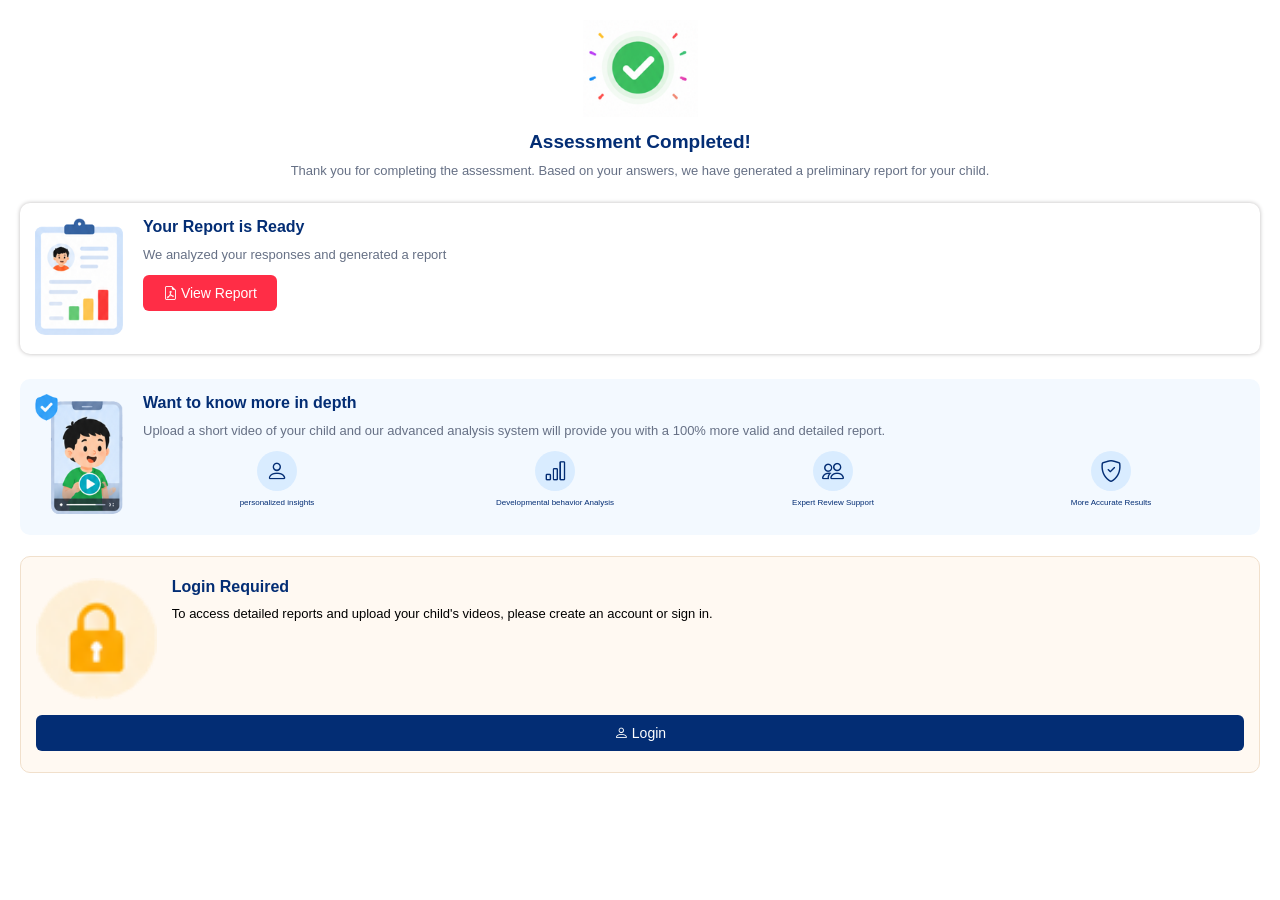
<file: normal-report.html>
<!DOCTYPE html>
<html lang="en">

<head>
    <meta charset="UTF-8">
    <meta name="viewport" content="width=device-width, initial-scale=1.0">
    <title>Document</title>
   
    <link rel="stylesheet" href="css/style.css">
    <link rel="stylesheet" href="https://cdn.jsdelivr.net/npm/bootstrap-icons@1.13.1/font/bootstrap-icons.min.css">
</head>

<body>
<div class="report">
    <div class="ass">
            <div class="tik-img"> <img src="image/success.png" alt=""> </div>
            <div class="com-one">
                <h2> Assessment Completed! </h2>

                <p> Thank you for completing the assessment.
                    Based on your answers, we have generated a preliminary report for your child. </p>
            </div>

    </div>

    <div class="cv">

        <div class="cv-ziro">

            <div class="cv-one"><img src="image/ak.png" alt=""></div>

            <div class="cv-two">

                <h2> Your Report is Ready</h2>

                <p> We analyzed your responses and generated a report </p>

                <a href="#" class="login-btn"> <i class="bi bi-file-earmark-pdf"></i> View Report</a>

            </div>

        </div>

    </div>

     <div class="cv ">

        <div class="cv-ziro newcolor">

            <div class="cv-one"><img src="image/akk.png" alt=""></div>

            <div class="cv-two">

                <h2>Want to know more in depth</h2>

                <p>Upload a short video of your child and our advanced analysis system will provide you with a 100%
                    more valid and detailed report.</p>

                <div class="skell">

                    <div class="skell-one">
                        <div class="skell-two">
                            <i class="bi bi-person"></i>
                            <p>personalized insights</p>
                          
                        </div>
                    </div>

                    <div class="skell-one">
                        <div class="skell-two">
                            <i class="bi bi-bar-chart"></i>
                            <p>Developmental behavior Analysis </p>
                           

                        </div>
                    </div>

                    <div class="skell-one">
                        <div class="skell-two">
                            <i class="bi bi-people"></i>
                            <p> Expert Review Support</p>
                        </div>
                    </div>


                    <div class="skell-one">
                        <div class="skell-two">
                            <i class="bi bi-shield-check"></i>
                            <p>More Accurate Results</p>
                        </div>
                    </div>


                </div>

            </div>

        </div>

    </div>

    <div class="log">

        <div class="logo-ziro">
            <div class="log-one">
                <div class="lock"> <img src="image/aks.png" alt=""> </div>
            </div>



            <div class="log-two">

                <div class="acc">

                    <h2> Login Required</h2>

                    <p> To access detailed reports and upload your child's videos, please create an account or sign in.
                    </p>

                </div>

            </div>

           

               

                    <a href="login.html" class="btnblue login-btn">
                        <i class="bi bi-person"></i>
                        <span>Login</span>
                    </a>

               

            

        </div>
    </div>
</div>

 
</body>

</html>
</file>
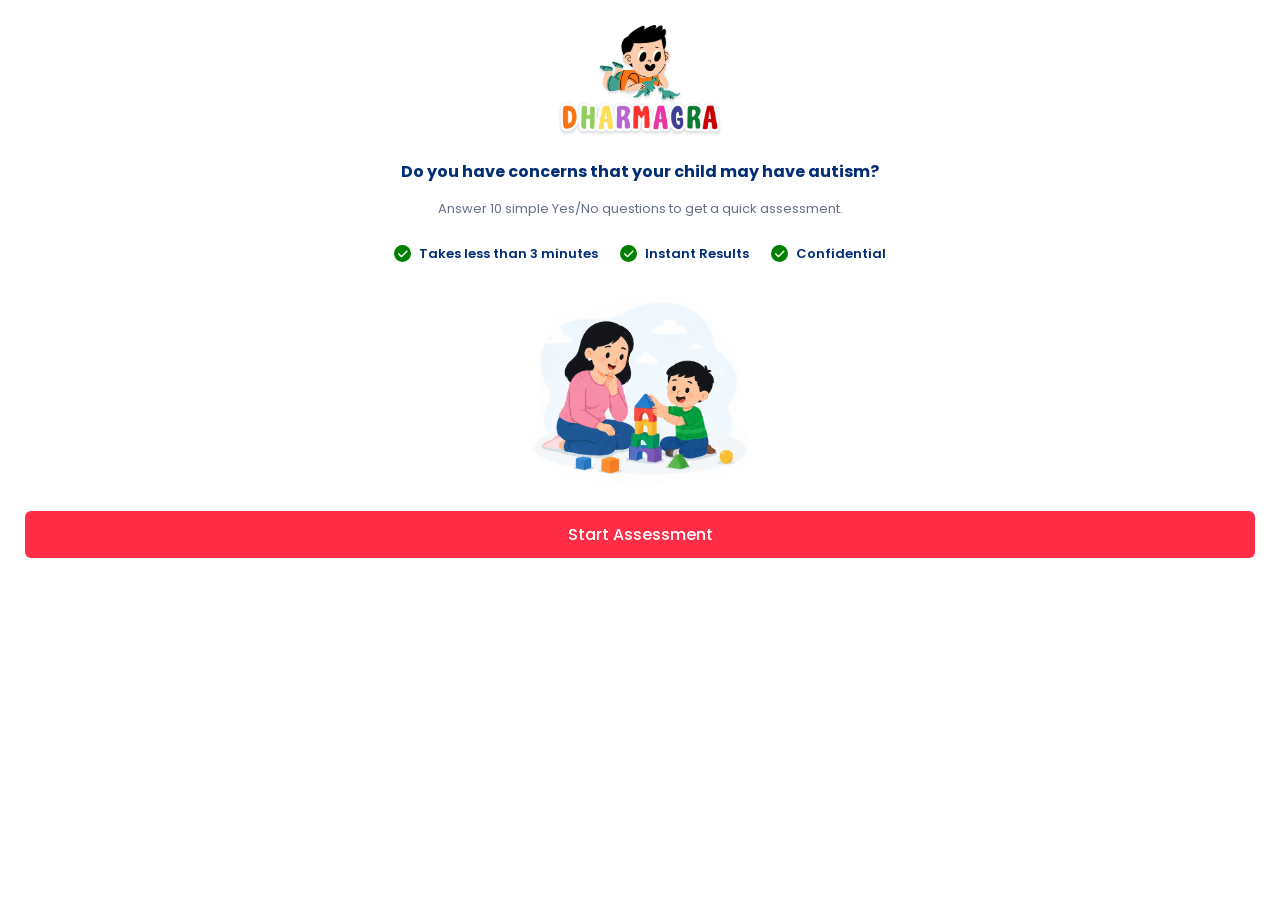
<file: starttest.html>
<!DOCTYPE html>
<html lang="en">
<head>
    <meta charset="UTF-8">
    <meta name="viewport" content="width=device-width, initial-scale=1.0">
    <title>Document</title>
    <link rel="stylesheet" href="css/style.css">
<link rel="preconnect" href="https://fonts.googleapis.com">
<link href="https://fonts.googleapis.com/css2?family=Poppins:wght@400;600;700;800&display=swap" rel="stylesheet">
<link rel="stylesheet"
href="https://cdnjs.cloudflare.com/ajax/libs/font-awesome/6.5.1/css/all.min.css">

</head>
<body>

    <div class="start-tests">
         <div class="login-logo">
        <img src="image/logo.png" alt="">
    </div>

        <h2 class="login-title">
            Do you have concerns that your child may have autism?
        </h2>
        <p class="login-subtitle">Answer 10 simple Yes/No questions to get a quick assessment.</p>
        <ul class="lists">
            <li> <i class="fa-solid fa-check"></i> Takes less than 3 minutes </li>
            <li> <i class="fa-solid fa-check"></i> Instant Results</li>
            <li> <i class="fa-solid fa-check"></i> Confidential</li>
        </ul>
        <div class="test-image">
                    <img src="image/starttest.png" alt="">
        </div>
        <a href="question-assignment.html" class="login-btn">Start Assessment</a>
    </div>
 <!-- <img src="image/bottom.png" class="bottom-shape" alt=""> -->
</body>
</html>
</file>
<file: css/style.css>
:root{
    --primary:#032d74;
    --secondary:#ff2d46;
    --bg:#f8f8f8;
    --text:#0d2c63;
    --white:#ffffff;
    --gray: #667085;
}

*{
    margin:0;
    padding:0;
    box-sizing:border-box;
    font-family:Poppins,sans-serif;
}



.splash-screen{
   width: 100%;
    max-width: 100%;
    height: 100dvh;
    margin: auto;
    position: relative;
    overflow: hidden;
    background: #fafafa;
    display: flex;
    flex-direction: column;
    align-items: center;
    text-align: center;
    padding: 0 24px;
    justify-content: center;
}

.top-shape{
    width:100%;
    position:absolute;
    top:0;
    left:0;
    height: 70px;
}

@keyframes scaleIn {
  0% {
    opacity:0;
  }
  100% {
     opacity:1;
  }
}

.splash-screen {
  animation: scaleIn 1s ease forwards;
}

.bottom-shape{
    width:100%;
    position:absolute;
    bottom:0;
    left:0;
    height: 90px;
    float: left;
}

.logo-section{
    margin-top:180px;
    z-index:2;
}

.logo-section img{
    width:240px;
    display:block;
}

.tagline{
    margin-top:6px;
    color:var(--text);
    font-size:12px;
    font-weight:600;
    z-index:2;
}

.small-line{
    width:60px;
    height:2px;
    background:var(--secondary);
    border-radius:20px;
    margin:5px auto;
    margin-bottom: 13px;
    z-index:2;
}

.happy-wrapper{
    display:flex;
    align-items:center;
    justify-content:center;
    gap:18px;
    margin-top:2px;
}

.heart{
    color:#ff2d46;
    font-size:22px;
    animation:pulse 1.5s infinite;
}

.happy-box{
    background:#ff2d46;
    color:#fff;
    padding:8px 28px;
    border-radius:40px;
    font-size:12px;
    font-weight:600;
    box-shadow:0 8px 20px rgba(255,45,70,.25);
    white-space: nowrap;
}


.heart{
    color:#ff2d46;
    font-size:18px;
}

.features{
    margin-top:40px;
    display:flex;
    justify-content:center;
    align-items:start;
    gap:21px;
    z-index:2;
}

.feature{
    text-align:center;
}

.icon{
  width: 55px;
    height: 55px;
    border-radius: 50%;
    background: var(--primary);
    color: white;
    display: flex;
    align-items: center;
    justify-content: center;
    font-size: 24px;
    margin: auto;
}
.text-red{
    color: var(--secondary) !important;
}

.red{
    background:var(--secondary);
}

.feature h4{
    margin-top:10px;
    color:var(--text);
    font-size:11px;
    font-weight:700;
}

.divider{
    width:2px;
    height:0px;
    margin-top: 9px;
    background:#032d74;
}

.hope-text{
    margin-top: 27px;
    color: var(--text);
    font-size: 12px;
    font-weight: 700;
    line-height: 1.3;

    z-index: 2;
}


.mobile-frame{
    width:390px;
    height:844px;
    background:#fff;
    border-radius:35px;
    position:relative;

    border:8px solid #111;
    box-shadow:0 25px 60px rgba(0,0,0,.15);

    overflow-y:auto;
    overflow-x:hidden;
}
.mobile-frame::-webkit-scrollbar{
    width:0;
}

.mobile-frame::before{
    content:'';
    position:absolute;
    top:12px;
    left:50%;
    transform:translateX(-50%);
    width:120px;
    height:28px;
    background:#111;
    border-radius:20px;
    z-index:100;
}

/* login screen  */
.login-screen{
    width: 100%;
    max-width: 100%;
    margin: auto;
    position: relative;
    overflow: hidden;
    background: #fafafa;
    display: flex;
    flex-direction: column;
    align-items: center;
    text-align: center;
    padding: 0 24px;
}



.login-logo{
    text-align:center;
    margin-top:40px;
}

.login-logo img{
    width: 160px;
    filter: drop-shadow(0px 2px 1px #ddd);
}

.login-tagline{
    margin-top: 6px;
    color: var(--text);
    font-size: 10px;
    font-weight: 600;
    z-index: 2;
}

.login-small-line{
    width: 60px;
    height: 2px;
    background: var(--secondary);
    border-radius: 20px;
    margin: 5px auto;
    margin-bottom: 13px;
    z-index: 2;
}

.login-happy-wrapper{
    display:flex;
    justify-content:center;
    align-items:center;
    gap:8px;
    margin-bottom:20px;
}

.login-heart{
    color:#ff2d46;
    font-size:18px;
}

.login-happy-pill{
    background: #ff2d46;
    color: #fff;
    padding: 8px 28px;
    border-radius: 40px;
    font-size: 11px;
    font-weight: 600;
    box-shadow: 0 8px 20px rgba(255, 45, 70, .25);
}

.login-title{
    color:#032d74;
    font-size:16px;
    text-align: center;
    font-weight:700;
    margin-top: 20px;
}

.login-subtitle{
    color:var(--gray);  
    font-size: 13px;
    text-align: center;
    margin-bottom:20px;
}

.login-input-group{
    height:50px;
    border:2px solid #d9dce4;
    border-radius:6px;
    display:flex;
    align-items:center;
    padding:0 18px;
    margin-bottom:12px;
    background:#fff;
}

.login-input-group input, .login-input-group select{
    flex:1;
    border:none;
    outline:none;
    font-size:13px;
    margin-left:12px;
    background-color: transparent;
}


.login-input-group i{
    color:#ff2d46;
    font-size:16px;
}

.forgot-password{
    display: block;
    text-align: right;
    color: #032d74;
    font-size: 13px;
    margin-top: -8px;
    text-decoration: none;
    margin-bottom: 15px
}

.login-btn{
   width: 100%;
    padding: 11px 15px;
    border: none;
    border-radius: 6px;
    background: #ff2d46;
    color: white;
    font-size: 16px;
    font-weight: 500;
    display: inline-block;
    text-decoration: none;
    text-align: center;
}

.or-divider{
    display:flex;
    align-items:center;
    margin:24px 0;
}

.or-divider::before,
.or-divider::after{
    content:'';
    flex:1;
    height:1px;
    background:#d9dce4;
}

.or-divider span{
    margin:0 15px;
    color:#8a8a8a;
}

.social-btn{
    width:100%;
    height:45px;
    background:#fff;
    border:1px solid #032d74;
    border-radius:6px;
    margin-bottom:16px;

    display:flex;
    align-items:center;
    justify-content:center;
    gap:8px;

    font-size:14px;
    font-weight:500;
    color:#032d74;
}
.login-content{
    float: left;
    width: 100%;
    margin-bottom: 50px;
}

.social-btn img,
.social-btn svg{
    width:22px;
    height:22px;
    flex-shrink:0;
}
.signup-text{
    text-align: center;
    margin-bottom: 85px;
    color: #444;
    font-size: 13px;
    margin-top: 20px;
}

.signup-text a{
    color:#ff2d46;
    text-decoration:none;
    font-weight:700;
}

.bottom-message{
    position:absolute;
    bottom:30px;
    width:100%;
    text-align:center;
    z-index:5;
}

.bottom-heart{
    color:#ff2d46;
    font-size:28px;
}

.bottom-message h3{
    color:white;
    margin-top:10px;
    font-size:28px;
    font-weight:700;
}

.bottom-message h3 span{
    color:#ff2d46;
}

.bottom-line{
    width:80px;
    height:4px;
    background:#ff2d46;
    margin:14px auto;
    border-radius:20px;
}



/* sign up screen */
.signup-title{
    text-align:center;
    color:#032d74;
    font-size:16px;
    font-weight:700;
}

.title-icon{
    color:#ff2d46;
}

.signup-subtitle{
    text-align:center;
    color: var(--gray);
    font-size: 10px;
    margin:2px 0 25px;
    line-height:1.5;
}

.signup-input{
    height:45px;
    border:1px solid #d9dce4;
    border-radius:6px;
    display:flex;
    align-items:center;
    padding:0 14px;
    background:#fff;
    margin-bottom:14px;
}

.signup-input input,
.signup-input select{
    flex:1;
    border:none;
    outline:none;
    background:none;
    font-size:11px;
}

.input-icon{
    width:30px;
    height:30px;
    border-radius:50%;
    display:flex;
    align-items:center;
    font-size: 14px;
    justify-content:center;
    margin-right:12px;
}

.child-icon{
    background:#fff0f0;
    color:#ff2d46;
}

.parent-icon{
    background:#eef5ff;
    color:#2563eb;
}

.age-icon{
    background:#eefdf0;
    color:#16a34a;
}

.gender-icon{
    background:#f6ecff;
    color:#9333ea;
}

.phone-icon{
    background:#fff7ed;
    color:#f97316;
}

.terms-box{
    display:flex;
    gap:10px;
    align-items:flex-start;
    margin:18px 0;
}

.terms-box input{
    width:16px;
    height:16px;
}

.terms-box span{
    color:#ff2d46;
}

.signup-btn{
    width:100%;
    height:45px;
    border:none;
    border-radius:6px;
    background:#ff2d46;
    color:#fff;
    font-size:16px;
    font-weight:500;

    display:flex;
    align-items:center;
    justify-content:center;
    gap:14px;
}

.arrow-circle{
    width:25px;
    height:25px;
    background:#fff;
    color:#ff2d46;
    border-radius:50%;
    display:flex;
    font-size: 15px;
    align-items:center;
    justify-content:center;
}

.signup-social-row{
    display:flex;
    gap:12px;
}

.signup-social-btn{
    height: 45px;
    border: 1px solid #d9dce4;
    border-radius: 6px;
    background: #fff;
    color: #032d74;
    width: 100%;
    display: flex;
    font-size: 14px;
    gap: 10px;
    font-weight: 500;
    align-items: center;
    justify-content: center;
    box-shadow: 0 0 1px #ddd;
}

.signup-footer-text{
    text-align:center;
    margin-top:20px;
    font-size: 10px;
    margin-bottom: 80px;
}

.signup-footer-text a{
    color:#ff2d46;
    text-decoration:none;
    font-weight:700;
}
label{
    font-size: 11px;
}


/* question section */
.option-card{
border:2px solid #ddd;
border-radius:20px;
padding:40px 20px;
cursor:pointer;
transition:.3s;
}

.option-card.selected.yes-card{
border-color:#22c55e;
background:#f0fff4;
}

.option-card.selected.no-card{
border-color:#ff2d46;
background:#fff4f4;
}
.active{
background:#032d74;
color:#fff;
}
.completed{
background:#22c55e;
color:#fff;
}
.wrong{
background:#ff2d46;
color:#fff;
}


/* header content */
.header{
    width: 100%;
    max-width: 700px;
    height: 70px;
    background: #fff;
    border-bottom: 1px solid #e5e5e5;
    display: flex;
    align-items: center;
    justify-content: space-between;
    padding: 0 15px;
}

.left{
    display: flex;
    align-items: center;
    gap: 12px;
}

.back{
    font-size: 24px;
    color: #1d3b8b;
    cursor: pointer;
}

.title{
    font-size: 22px;
    font-weight: 700;
    color: #1d3b8b;
}

.subtitle{
    font-size: 13px;
    color: #9aa3b2;
    margin-top: 3px;
}

.right{
    display: flex;
    align-items: center;
    gap: 10px;
    border: 1px solid #e6e6e6;
    padding: 8px 12px;
    border-radius: 10px;
}

.avatar{
    width: 38px;
    height: 38px;
    border-radius: 50%;
    background: #1d3b8b;
    display: flex;
    align-items: center;
    justify-content: center;
    color: white;
    font-size: 20px;
}

.user-info h4{
    font-size: 14px;
    color: #1d3b8b;
}

.user-info p{
    font-size: 11px;
    color: #8b93a6;
}

.arrow{
    color: #1d3b8b;
}

.start-tests{
    max-width: 100%;
    width: 100%;
    padding: 25px;
}

.test-image {
    width: 100%;
    margin: auto;
    float: left;
    margin-bottom: 20px;
    text-align: center;
}

.start-tests .login-subtitle {
    margin-top: 15px;
}
.start-tests .login-logo{
    margin-top: 0px;
}
.start-tests img {
    max-width: 220px;
    margin: auto;
}
.lists{
    padding: 0;
    list-style: none;
    margin-bottom: 25px;
    text-align: center;
}
ul.lists li {
    line-height: 30px;
    color: #032d74;
    max-width: 230px;
    margin: auto;
    font-size: 13px;
    font-weight: 600;
    display: inline-block;
    margin: 0 9px;
    text-align: center;
}
ul.lists i {
    width: 17px;
    height: 17px;
    background: green;
    border-radius: 50%;
    text-align: center;
    color: white;
    font-size: 11px;
    line-height: 18px;
    margin-right: 5px;
}

.start-tests .login-btn{
    margin-bottom: 100px;
}

.report{
    width: 100%;
    float: left;
    padding: 20px;
}


.ass {
    width: 100%;
    float: left;
    display: flex;
    justify-content: center;
    align-items: center;
    flex-direction: column;
    text-align: center;
}

.tik-img {
    width: 115px;
    float: left;
}

.tik-img img {
    width: 100%;
}

.com {
    width: 70%;
    float: left;


}

.com-one {
    width: 100%;
    float: left;
}

.com-one h2 {
    color: var(--primary);
    margin-top: 10px;
    font-size: 19px;
}

.com-one p {
    color: var(--gray);
    font-size: 14px;
    margin-top: 10px;
    font-size: 13px;


}

.cv {
    width: 100%;
    float: left;
    padding: 0;
    margin-top: 25px;
    margin-bottom: 0px;
}

.cv-ziro {
    width: 100%;
    float: left;
    border-radius: 10px;
    box-shadow: 0 0 4px #bdbbbb;
    padding: 15px;
}

.cv-one {
    width: 88px;
    float: left;

}

.cv-one img {
    border-radius: 10px;
    width: 100%;


}

.cv-two {
    width: calc(100% - 88px);
    float: right;
    padding-left: 20px;
}
.report .login-btn {
    width: auto;
    padding: 10px 20px;
    font-size: 14px;
}

.cv-two h2 {
    color: var(--primary);
    margin-top: 0;
    font-size: 16px;
    margin-bottom: 0;
}

.cv-two p {
    color: var(--gray);
    font-size: 13px;
    margin-top: 11px;
    margin-bottom: 13px;

}

.boy {
    width: 100%;
    padding: 15px;
    float: left;

}

.boy-ziro {
    width: 100%;
    float: left;
    background-color: #f2f8fe;
    padding: 15px 0px;
    border-radius: 10px;
}

.boy {
    width: 100%;
    float: left;
}

.boy-one {
    width: 30%;
    float: left;
}

.boy-two {
    width: 70%;
    padding: 0 6px;
    float: left;
}

.boy-img {
    width: 100%;
    float: left;
}

.boy-img img {
    width: 100%;
    float: left;
}

.boy-three {
    width: 100%;
    float: left;
}

.boy-three h2 {
    color: #032d74;
    font-size: 20px;
    margin-top: 10px;
    margin-bottom: 5px;
}

.boy-three p {
    font-size: 13px;
    color: #4b75c2;
}

.skell {
    width: 100%;
    float: left;
    display: flex;
    gap: 10px;
}

.skell-one {
    width: 25%;
    float: left;


}

.skell-two {
    width: 100%;
    float: left;
    text-align: center;
}

.skell-two p {
    font-size: 8px;
    color: var(--primary);
    margin-top: 0;
}

.skell-two i {
    background-color: #d9ecff;
    padding: 0;
    border-radius: 50%;
    font-size: 22px;
    color: #032d74;
    margin-bottom: 7px;
    display: inline-block;
    width: 40px;
    height: 40px;
    line-height: 42px;
    text-align: center;
}
.log {
    width: 100%;
    float: left;
    margin-top: 15px;
}
.logo-ziro {
  width: 100%;
    background-color: #fff9f2;
    float: left;
    padding: 21px 15px;
    border-radius: 10px;
    border: 1px solid #f1e0cc;
    margin-top: 6px;
}

.log-one {
    width: 10%;
    float: left;
}
.lock {
    width: 100%;
    float: left;
}
.lock img {
    width: 100%;
    float: left;
}
.log-two {
    width: 88%;
    float: left;
}
.acc {
    width: 100%;
    float: left;
    padding-left: 15px;
}
.acc h2 {
    color: var(--primary);
    font-size: 16px;
}
.acc p {
    font-size: 13px;
    margin-top: 10px;
}

.log-three {
    width: 45%;
    float: left;
}
.sign {
    width: 100%;
    float: left;
}
.btn {
    width: 100%;
    float: right;
    background-color: #032d74;
    color: #ffffff;
    padding: 10px;
    border-radius: 30px;
    border: none;
    text-align: center;
    margin-top: 12px;

}

.sign span {
    margin-right: px;
    margin-left: px;
}
.note{
    width: 100%;
    float: left;
    padding: 15px;

}
.note-ziro{
    width: 100%;
    float: left;
    background-color: #fef6f7;
}
.note-one{
    width: 10%;
    float: left;
}
.note-img{
    width: 100%;
    float: left;
}
.note-img img{
    width: 100%;
}
.note-two{
    width: 100%;
    float: left;
}
.newcolor{
    background-color: #f3f9ff;
    box-shadow: none !important;
}
.report .login-btn.btnblue{
    background-color: var(--primary);
    width: 100%;
    margin-top: 14px;
    padding-left: 30px;
    padding-right: 30px;
    white-space: nowrap;
}


.left{display:flex;gap:14px;align-items:flex-start}
.back{font-size:28px;font-weight:bold}
h1{font-size:30px;margin-bottom:4px}
.sub{font-size:13px;color:#667085}
.profile{display:flex;gap:8px;align-items:center;background:#fff;padding:10px 12px;border-radius:14px;border:1px solid #e7ecf5}
.card {
    background: #005cfb0a;
    border: 1px solid #e7ecf5;
    border-radius: 10px;
    padding: 15px;
    margin-bottom: 16px;
}
.intro{display:flex;gap:14px;align-items:center; margin-top: 15px;}
.intro h2 {
    font-size: 16px;
    margin-bottom: 5px;
    color: var(--primary);
}
.intro p {
    font-size: 13px;
    line-height: normal;
    color: var(--gray);
    margin-top: 7px;
}
.title{font-size:18px;font-weight:700;margin:18px 0}
.videoRow{ overflow: hidden; display:flex;gap:10px;background:#fff;border:1px solid #e7ecf5;border-radius:18px;padding:10px;margin-bottom:12px}
.thumb{overflow: hidden; min-width:120px; width:120px; height:90px;border-radius:12px;background:#dfe8f8}
.info{flex:1}
.badge{
    display: inline-block;
    color: #fff;
    padding: 5px 9px;
    border-radius: 4px;
    font-size: 12px;
    font-weight: 700;
}
.green{background:#22c55e}.purple{background:#9333ea}.orange{background:#f97316}.blue{background:#2563eb}
.info h3 {
    margin-left: 0;
    font-size: 15px;
    width: calc(100% - 35px);
    float: right;
    white-space: nowrap;
    text-overflow: ellipsis;
    overflow: hidden;
    color: var(--primary);
    margin-top: 2px;
}
.info p {
    font-size: 13px;
    margin-top: 10px;
    color: var(--gray);
    padding-left: 35px;
    margin-top: 2px;
    line-height: 17px;
}
span.badge.green + h3 {
    color: #22c55e;
}

span.badge.purple + h3 {
    color: #9333ea;
}
span.badge.orange + h3 {
    color: #f97316;
}
span.badge.blue + h3 {
    color: #2563eb;
}
.uploadvideo{
    width: 100%;
    float: left;
    padding: 0 15px;
}
.upload{text-align:center}
.upload h2
    {font-size:19px;
    color: var(--primary);

}
.upload p{font-size:13px;color:var(--gray); margin-top: 5px;}
.drop {
    margin-top: 18px;
    border: 2px dashed #c8d7f3;
    border-radius: 7px;
    padding: 25px;
}
.drop h3 {
    font-size: 16px;
    color: var(--primary);
    font-weight: 600;
    display: block !important;
}
.uploadvideo input{display:none}
.label{cursor:pointer;display:block}
.slots{display:grid;grid-template-columns:repeat(2,1fr);gap:10px;margin-top:14px}
.slot{border:1px dashed #c8d7f3;border-radius:12px;padding:16px;min-height:70px;font-size:13px}
.preview{margin-top:15px;display:grid;grid-template-columns:repeat(2,1fr);gap:10px}
.preview video{width:100%;border-radius:12px}
.safe{background:#edf9f1;border:1px solid #d4f0dc;border-radius:16px;padding:14px;font-size:13px}
.btn{margin-top:16px;width:100%;height:58px;background:#032d60;color:#fff;border:none;border-radius:16px;font-size:18px;font-weight:700}
#preview{
    display:grid;
    grid-template-columns:repeat(2,1fr);
    gap:12px;
    margin-top:20px;
}

.video-card-preview{
    background:#fff;
    border-radius:12px;
    padding:8px;
    border:1px solid #e5e7eb;
}

.video-card-preview video{
    width:100%;
    height:140px;
    object-fit:cover;
    border-radius:10px;
}

.video-card-preview p{
    text-align:center;
    margin-top:6px;
    font-size:13px;
    color:#032d60;
    font-weight:600;
}

.videoRow video{
    width: 100%;
    height: 100%;
    object-fit: cover;
}
.privacy-box{
    display:flex;
    align-items:center;
    gap:15px;
    padding:15px 20px;
    background:#F1FAF4;
    border:1px solid #D7F0DD;
    border-radius:10px;
    width:100%;
}

.privacy-icon{
    display:flex;
    align-items:center;
    justify-content:center;
    min-width:48px;
}

.privacy-content h4{
    font-size:16px;
    font-weight:700;
    color: var(--primary);
    margin-bottom:4px;
}

.privacy-content p{
    font-size: 15px;
    color: var(--gray);
    line-height: 17px;
    margin-top: 10px;
}
.uploadvideo .login-btn {
    margin: 25px 0;
}
.iconvideo {
    min-width: 50px;
    height: 50px;
    border-radius: 50%;
    background: #005cfb;
    display: flex;
    align-items: center;
    justify-content: center;
    font-size: 22px;
    color: white;
}

.app-header{
    display:flex;
    align-items:center;
    justify-content:space-between;
    padding:11px 15px;
    border-bottom:1px solid #edf2f7;
}
.header-left{
    display:flex;
    align-items:center;
    gap:8px;
}

.back-btn{
    width:27px;
    height:30px;
    border:none;
    background:transparent;
    cursor:pointer;
    color:var(--primary);
    display:flex;
    align-items:center;
    justify-content:center;
}

.title-area h1{
    font-size:17px;
    font-weight:600;
    color:var(--primary);
    margin-bottom:0px;
}
.profile-card{
    display:flex;
    align-items:center;
    gap:14px;
}

.profile-icon{
    width:40px;
    height:40px;
    border-radius:50%;
    background:#032d60;
    display:flex;
    align-items:center;
    justify-content:center;
    overflow: hidden;
}
.profile-icon img{
width: 100%;
height: 100%;
}

.profile-info h4{
    font-size:13px;
    font-weight:600;
    color:var(--primary);
    margin-bottom:0px;
}

.profile-info span{
    font-size:14px;
    color:#667085;
}
.rec-title h2 { font-size: 16px; font-weight: 600; color: var(--primary); }
.rec-title p {
    font-size: 13px;
    color: var(--gray);
    margin-top: 2px;
}
.map-wrap {
    margin: 14px 14px 0;
    border-radius: 10px;
    overflow: hidden;
    background: #fff;
    border: 1px solid #ddd;
    box-shadow: 0 0 1px #ddd;
}
 .ctrl-btn {
    display: flex; align-items: center; gap: 5px;
    padding: 7px 11px;
    border: 1.5px solid #dde3ef;
    border-radius: 5px;
    background: #fff;
    font-size: 11.5px; font-weight: 500; color: var(--primary);
    white-space: nowrap;
  }
   .tab.active {
    background: var(--primary); color: #fff;
    box-shadow: 0 2px 10px rgba(26,45,90,0.28);
  }
  .avatar-circle img{
    width: 100%;
    height: 100%;
    object-fit: cover;
    object-position: top;
  }
  .avatar-circle{
    overflow: hidden;
  }
  .doc-name {
    font-size: 16px;
    font-weight: 600;
    color: var(--primary);
}
 .loc-row {
    display: flex; align-items: center; gap: 4px;
    font-size: 11px; color: var(--primary);
  }
  .loc-row i { font-size: 10px; color: var(--primary); }

.book-row .login-btn{
    width: auto;
    padding: 8px 11px;
    font-size: 12px;
}
.therapy-header h2 {
        font-size: 16px;
    font-weight: 600;
    color: var(--primary);
}
.th-name{
    font-size: 16px;
    font-weight: 600;
    color: var(--primary);
}
 .view-all {
    display: flex; align-items: center; gap: 4px;
    font-size: 13px; font-weight: 500; color: var(--primary);
    cursor: pointer; text-decoration: none;
  }
  .therapy-card{
    background: #fff;
    border-radius: 10px;
    padding: 13px 13px 11px;
    margin-bottom: 10px;
    display: flex;
    gap: 12px;
    align-items: flex-start;
    border: 1px solid #ddd;
  }
</file>
